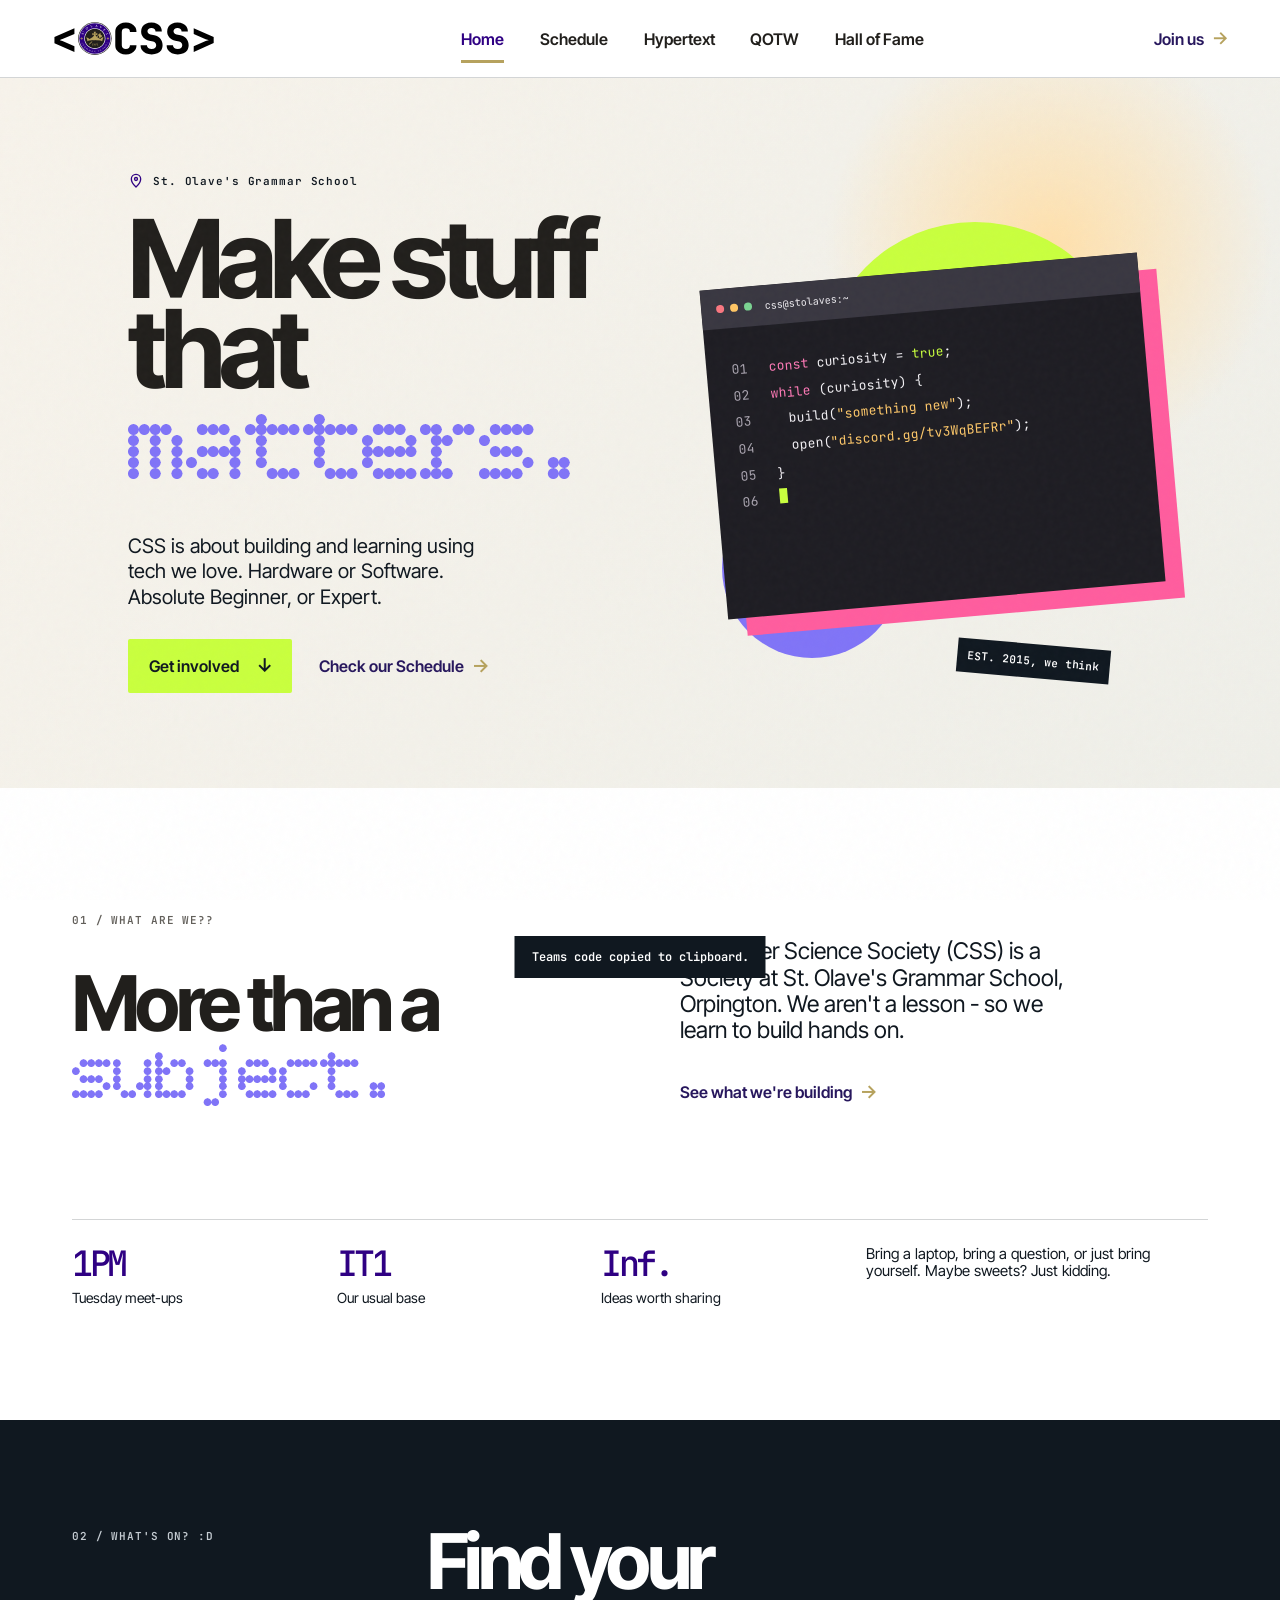
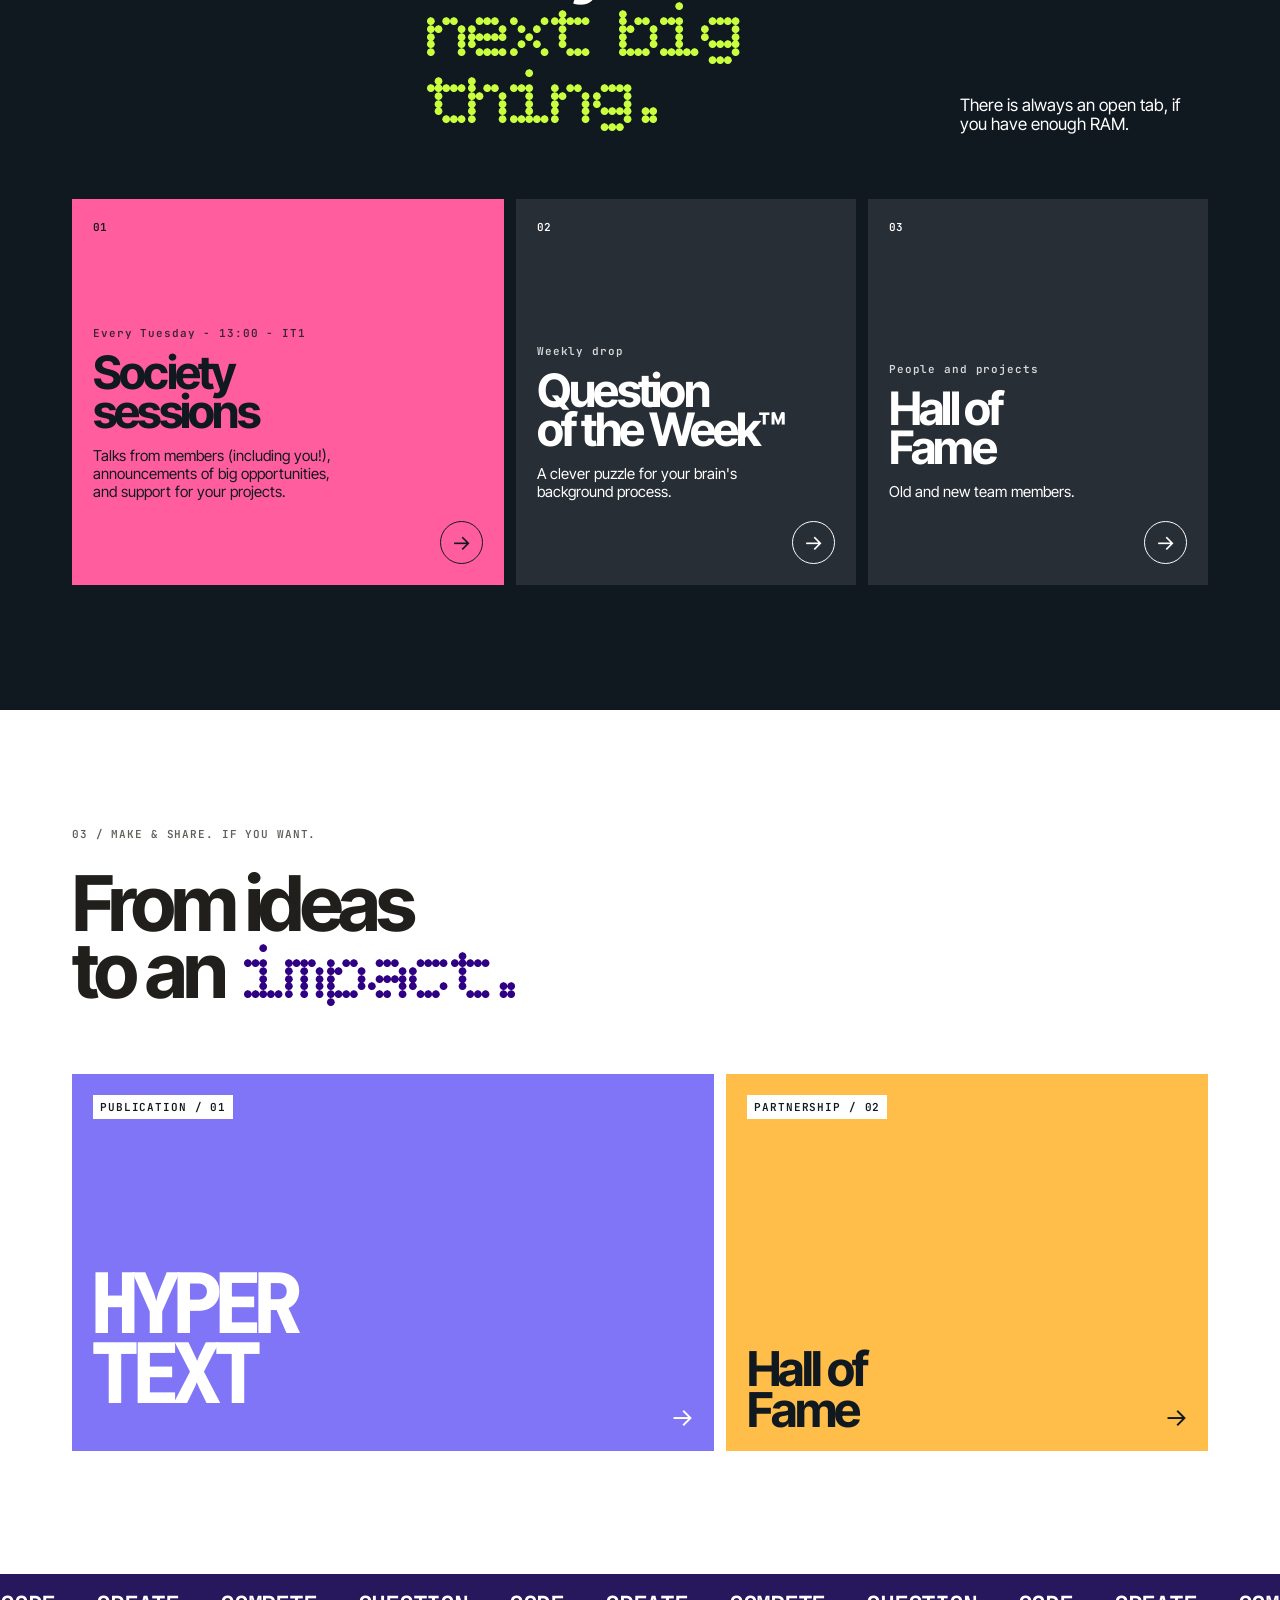
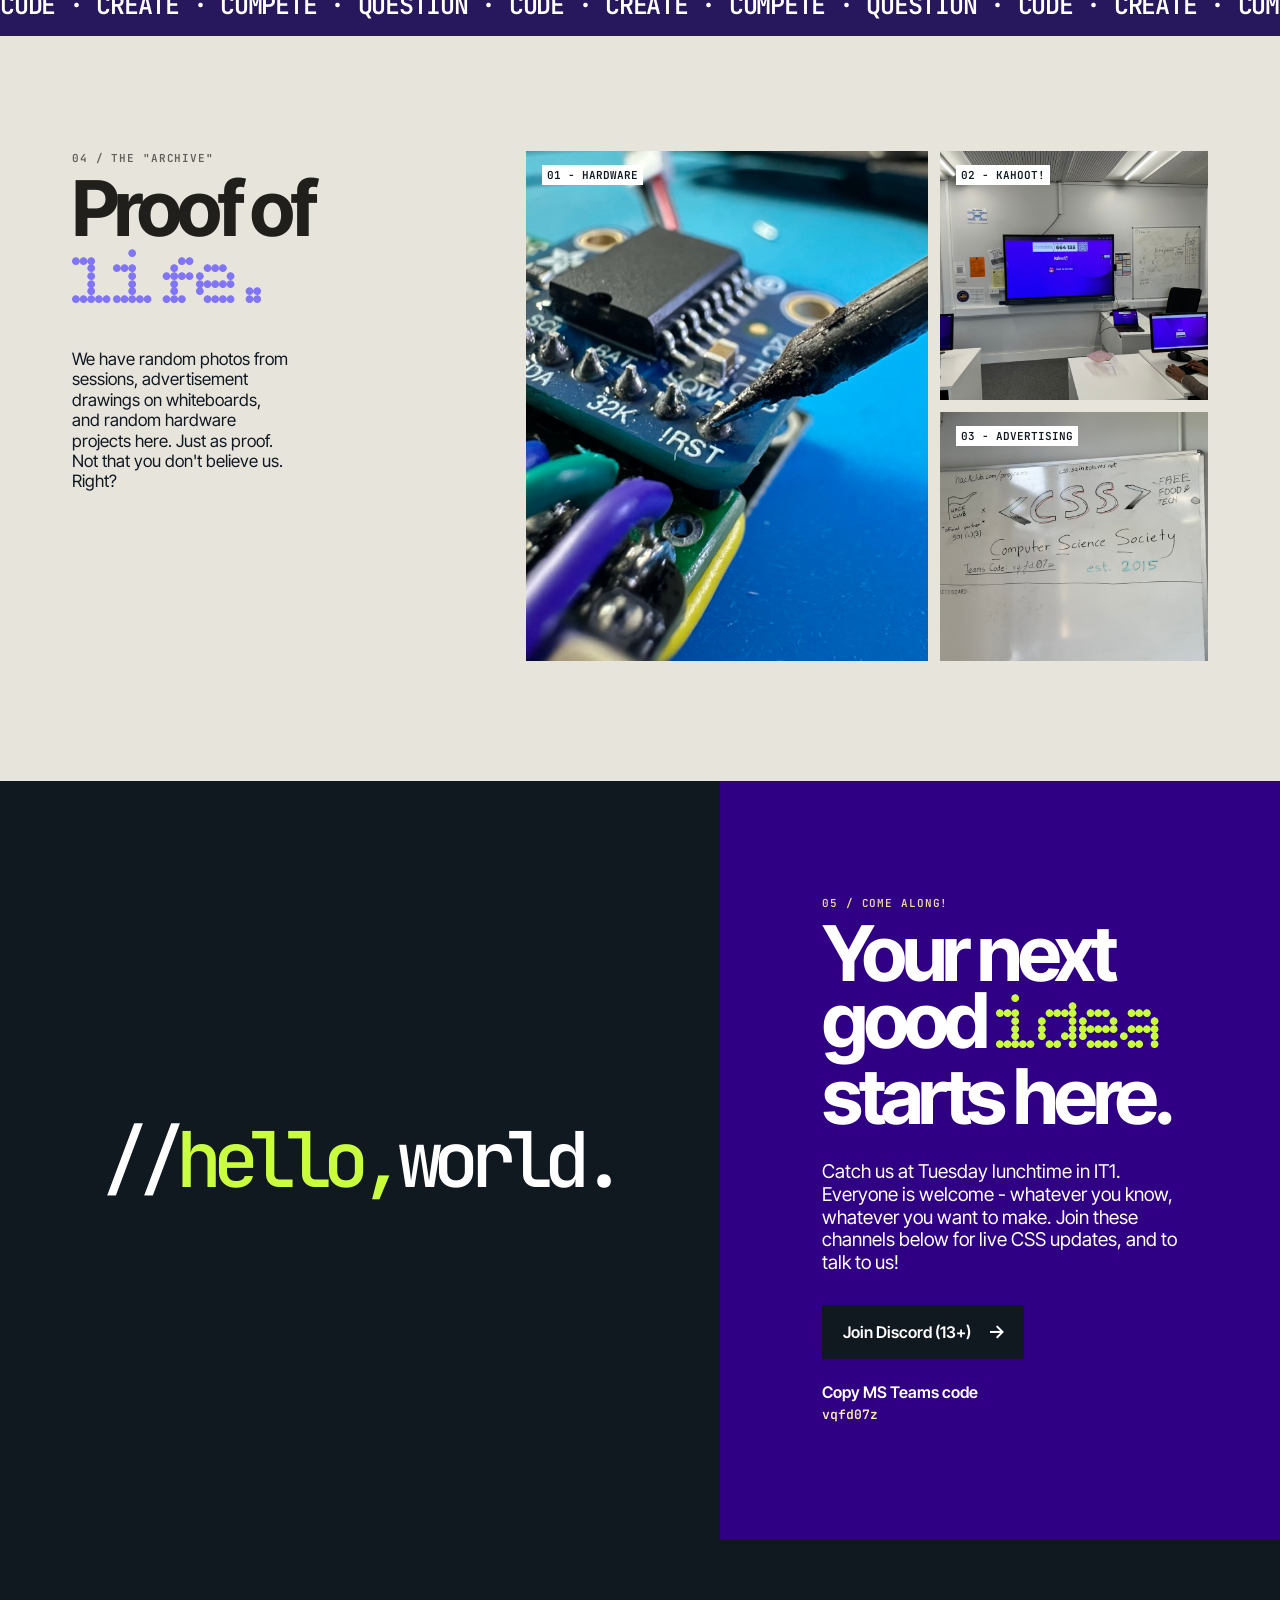
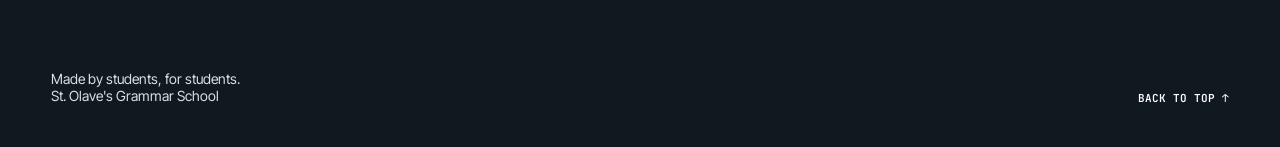
<file: index.html>
<!doctype html>
<html lang="en-GB"> <!-- only use beautiful british english and destroy the barbaric americans -->
<!-- they put all of our tea in the atlantic :( -->
<head>
  <meta charset="UTF-8">
  <meta name="viewport" content="width=device-width, initial-scale=1.0">
  <meta name="description" content="St. Olave's Grammar School Computer Science Society — learn, build and compete.">
  <title>Computer Science Society — St. Olave's</title>
  <link rel="preconnect" href="https://fonts.googleapis.com">
  <link rel="preconnect" href="https://fonts.gstatic.com" crossorigin>
  <link
    href="https://fonts.googleapis.com/css2?family=Inter+Tight:ital,wght@0,400;0,500;0,600;0,700;0,800;1,400;1,600&family=Bitcount+Single:wght@400&family=JetBrains+Mono:wght@400;500;600&display=swap"
    rel="stylesheet">
  <link rel="stylesheet" href="style.css">
</head>

<body>
  <div class="noise" aria-hidden="true"></div>
  <header id="top" class="site-header">
    <a class="brand" href="./" aria-label="St. Olave's Computer Science Society home"><img src="Assets/Logo.svg"
        alt="St. Olave's Computer Science Society"></a>
    <nav class="desktop-nav" aria-label="Main navigation">
      <a href="./" aria-current="page">Home</a><a href="schedule">Schedule</a><a href="hypertext">Hypertext</a><a
        href="qotw">QOTW</a><a href="hall-of-fame">Hall of Fame</a>
    </nav>
    <a class="header-cta" href="#join">Join us <span>→</span></a>
    <button class="menu-button" type="button" aria-label="Open navigation" aria-expanded="false"><i></i><i></i></button>
  </header>
  <main>
    <section class="hero" aria-labelledby="hero-title">
      <div class="hero-copy">
        <p class="eyebrow"><svg class="location-pin" viewBox="0 0 24 24" aria-hidden="true">
            <path d="M12 21s7-6.1 7-12A7 7 0 0 0 5 9c0 5.9 7 12 7 12Z"></path>
            <circle cx="12" cy="9" r="2.25"></circle>
          </svg> St. Olave's Grammar School</p>
        <h1 id="hero-title">Make stuff<br>that &nbsp;<em>matters.</em></h1>
        <p class="hero-text">CSS is about building and learning using tech we love. Hardware or Software. Absolute
          Beginner, or Expert.</p>
        <div class="hero-actions"><a class="button button-acid" href="#join">Get involved <span>↓</span></a><a
            class="text-link" href="schedule"><span class="link-label">Check our Schedule</span><span class="link-icon"
              aria-hidden="true">→</span></a></div>
      </div>
      <div class="hero-art" aria-label="Decorative computer science terminal illustration">
        <div class="orb orb-one"></div>
        <div class="orb orb-two"></div>
        <div class="window">
          <div class="window-bar"><span></span><span></span><span></span><small>css@stolaves:~</small></div>
          <div class="code-lines">
            <p><b>01</b> <span class="code-pink">const</span> curiosity = <span class="code-lime">true</span>;</p>
            <p><b>02</b> <span class="code-pink">while</span> (curiosity) {</p>
            <p><b>03</b> &nbsp;&nbsp;build(<span class="code-amber">"something new"</span>);</p>
            <p><b>04</b> &nbsp;&nbsp;open(<span class="code-amber">"discord.gg/tv3WqBEFRr"</span>);</p>
            <p><b>05</b> }</p>
            <p class="typing"><b>06</b> <span></span></p>
          </div>
        </div>
        <div class="sticker sticker-tag">EST. 2015, we think</div>
      </div>
    </section>
    <section id="about" class="intro section-wrap">
      <p class="section-index">01 / WHAT ARE WE??</p>
      <div class="intro-grid">
        <h2>More than a<br><em>subject.</em></h2>
        <div>
          <p class="large-copy">Computer Science Society (CSS) is a Society at St. Olave's Grammar School, Orpington. We
            aren't a lesson - so we learn to build hands on.</p><a class="arrow-link" href="#whatson"><span
              class="link-label">See what we're building</span><span class="link-icon" aria-hidden="true">→</span></a>
        </div>
      </div>
      <div class="stat-row">
        <div><strong>1PM</strong><span>Tuesday meet-ups</span></div>
        <div><strong>IT1</strong><span>Our usual base</span></div>
        <div><strong>Inf.</strong><span>Ideas worth sharing</span></div>
        <p>Bring a laptop, bring a question, or just bring yourself. Maybe sweets? Just kidding.</p>
      </div>
    </section>
    <section id="whatson" class="programme">
      <div class="section-wrap">
        <div class="section-heading">
          <p class="section-index">02 / WHAT'S ON? :D</p>
          <h2>Find your<br><em>next big thing.</em></h2>
          <p>There is always an open tab, if you have enough RAM.</p>
        </div>
        <div class="event-list">
          <article class="event-card featured">
            <div class="event-number">01</div>
            <div class="event-info">
              <p class="event-label">Every Tuesday - 13:00 - IT1</p>
              <h3>Society<br>sessions</h3>
              <p>Talks from members (including you!), announcements of big opportunities, and support for your projects.
              </p>
            </div><a href="schedule" class="round-arrow" aria-label="View the schedule">→</a>
          </article>
          <article class="event-card">
            <div class="event-number">02</div>
            <div class="event-info">
              <p class="event-label">Weekly drop</p>
              <h3>Question<br>of the Week™</h3>
              <p>A clever puzzle for your brain's background process.</p>
            </div><a href="qotw" class="round-arrow" aria-label="Open Question of the Week">→</a>
          </article>
          <article class="event-card">
            <div class="event-number">03</div>
            <div class="event-info">
              <p class="event-label">People and projects</p>
              <h3>Hall of<br>Fame</h3>
              <p>Old and new team members.</p>
            </div><a href="hall-of-fame" class="round-arrow" aria-label="View the Hall of Fame">→</a>
          </article>
        </div>
      </div>
    </section>
    <section class="projects section-wrap">
      <div class="section-heading projects-heading">
        <p class="section-index">03 / MAKE &amp; SHARE. IF YOU WANT.</p>
        <h2>From ideas<br>to an &nbsp;<em>impact.</em></h2>
      </div>
      <div class="project-grid project-grid-two"><a class="project-card hypertext" href="hypertext"><span
            class="project-type">PUBLICATION / 01</span>
          <div class="pixel-word">HYPER<br>TEXT</div><span class="project-arrow">→</span>
        </a><a class="project-card fame" href="hack-club"><span class="project-type">PARTNERSHIP / 02</span>
          <h3>Hall of<br>Fame</h3><span class="project-arrow">→</span>
        </a></div>
    </section>
    <section id="moments" class="marquee-section">
      <div class="marquee" role="img" aria-label="Code, create, compete, question">
        <div class="marquee-track">
          <div class="marquee-group"><span class="marquee-item">CODE · CREATE · COMPETE · QUESTION ·&nbsp;</span></div>
          <div class="marquee-group" aria-hidden="true"></div>
        </div>
      </div>
      <div class="gallery section-wrap">
        <div class="gallery-intro">
          <p class="section-index">04 / THE "ARCHIVE"</p>
          <h2>Proof of<br><em>life.</em></h2>
          <p>We have random photos from sessions, advertisement drawings on whiteboards, and random hardware projects
            here. Just as proof. Not that you don't believe us. Right?</p>
        </div>
        <div class="photo-grid">
          <figure class="photo photo-a"><span>01 - HARDWARE</span><img src="Assets/ProofOfLife/Image1.jpg"
              alt="Computer Science Society information drawn on the IT classroom whiteboard."></figure>
          <figure class="photo photo-b"><span>02 - KAHOOT!</span><img src="Assets/ProofOfLife/Image2.jpg"
              alt="A Computer Science Society Kahoot session in the IT classroom."></figure>
          <figure class="photo photo-c"><span>03 - ADVERTISING</span><img src="Assets/ProofOfLife/Image3.jpg"
              alt="A close-up of an electronics project being soldered."></figure>
        </div>
      </div>
    </section>
    <section id="join" class="join">
      <div class="join-art">// <span>hello,</span> world.</div>
      <div class="join-copy">
        <p class="section-index">05 / COME ALONG!</p>
        <h2>Your next<br>good <em>idea</em><br>starts here.</h2>
        <p>Catch us at Tuesday lunchtime in IT1. Everyone is welcome - whatever you know, whatever you want to make.
          Join these channels below for live CSS updates, and to talk to us!</p>
        <div class="join-actions"><a class="button button-dark" href="https://discord.com/invite/tv3WqBEFRr"
            target="_blank" rel="noopener">Join Discord (13+)<span>→</span></a><button class="teams-button"
            type="button">Copy MS Teams code <b>vqfd07z</b></button></div>
      </div>
    </section>
  </main>
  <footer class="site-footer">
    <p>Made by students, for students.<br>St. Olave's Grammar School</p><a href="#top" class="back-top">BACK TO TOP
      ↑</a>
  </footer>
  <div class="toast" role="status" aria-live="polite">Teams code copied to clipboard.</div>
  <script src="script.js"></script>
</body>

</html>
</file>
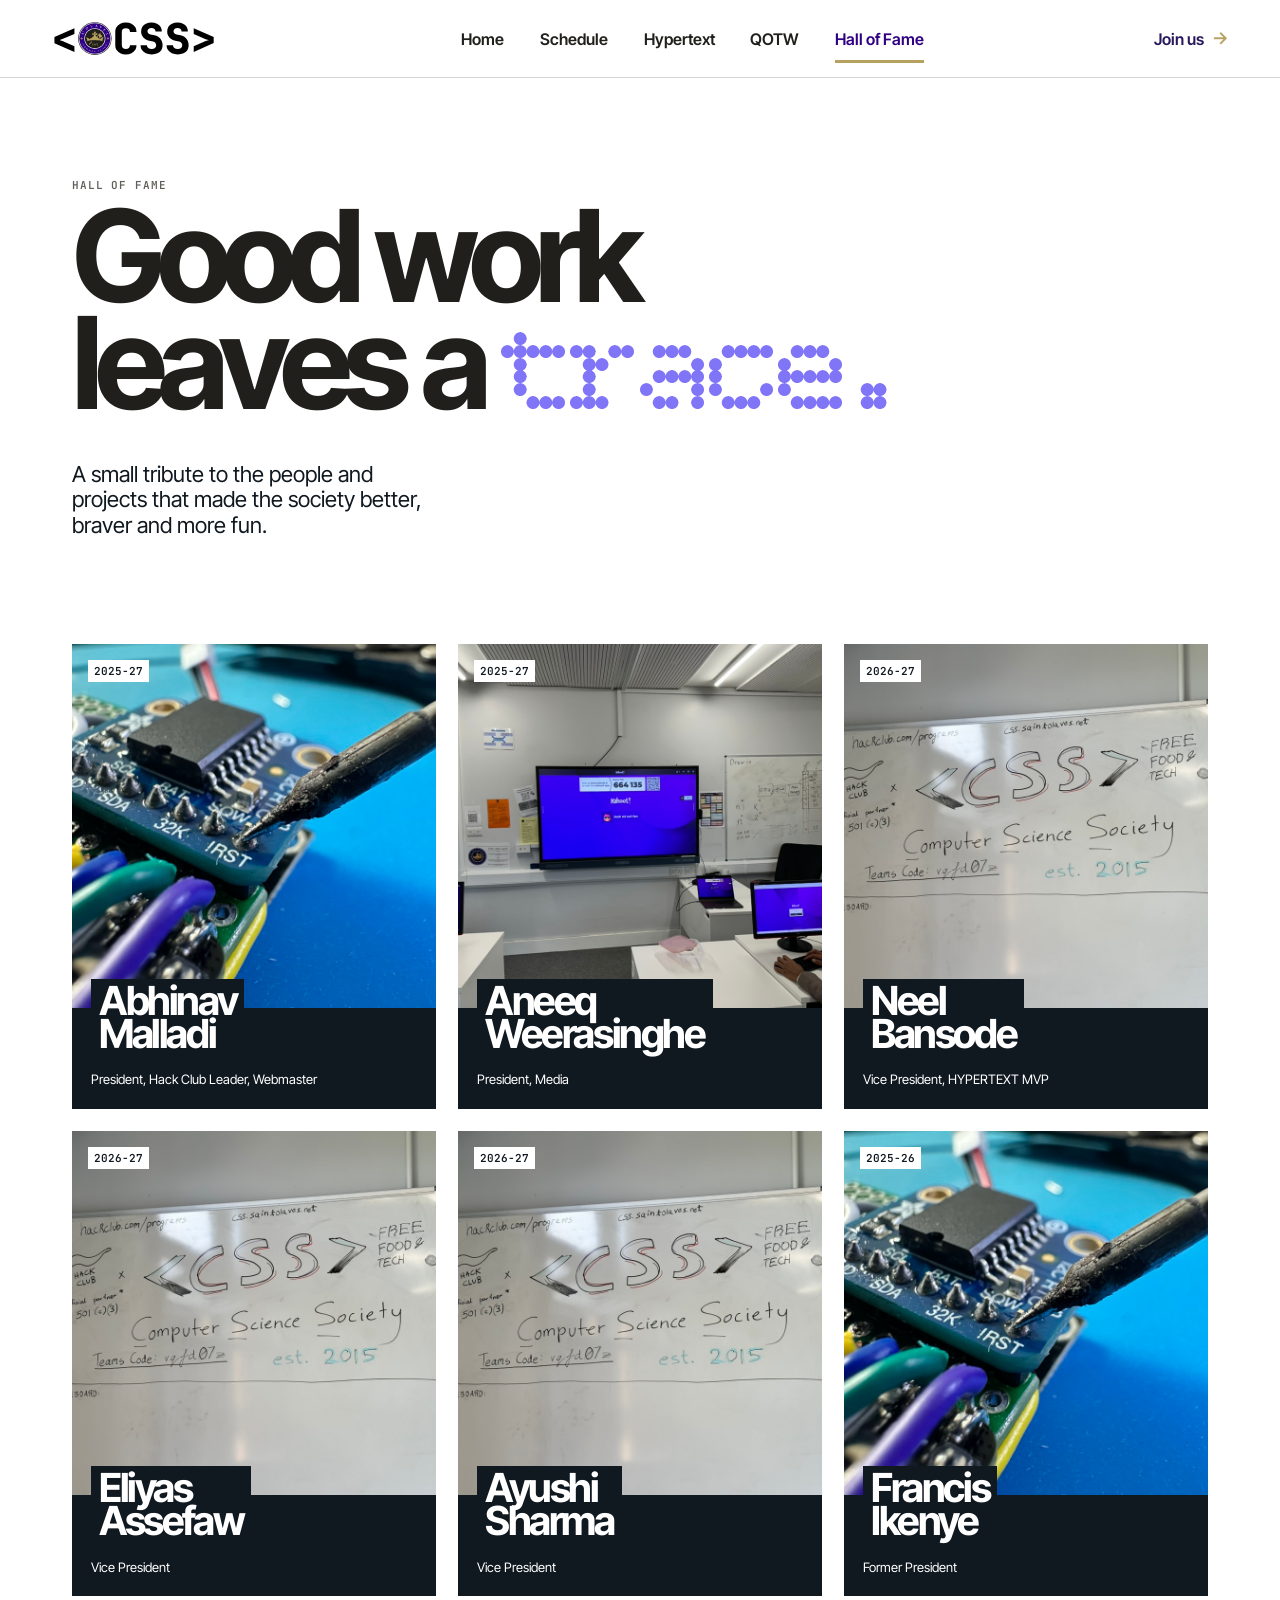
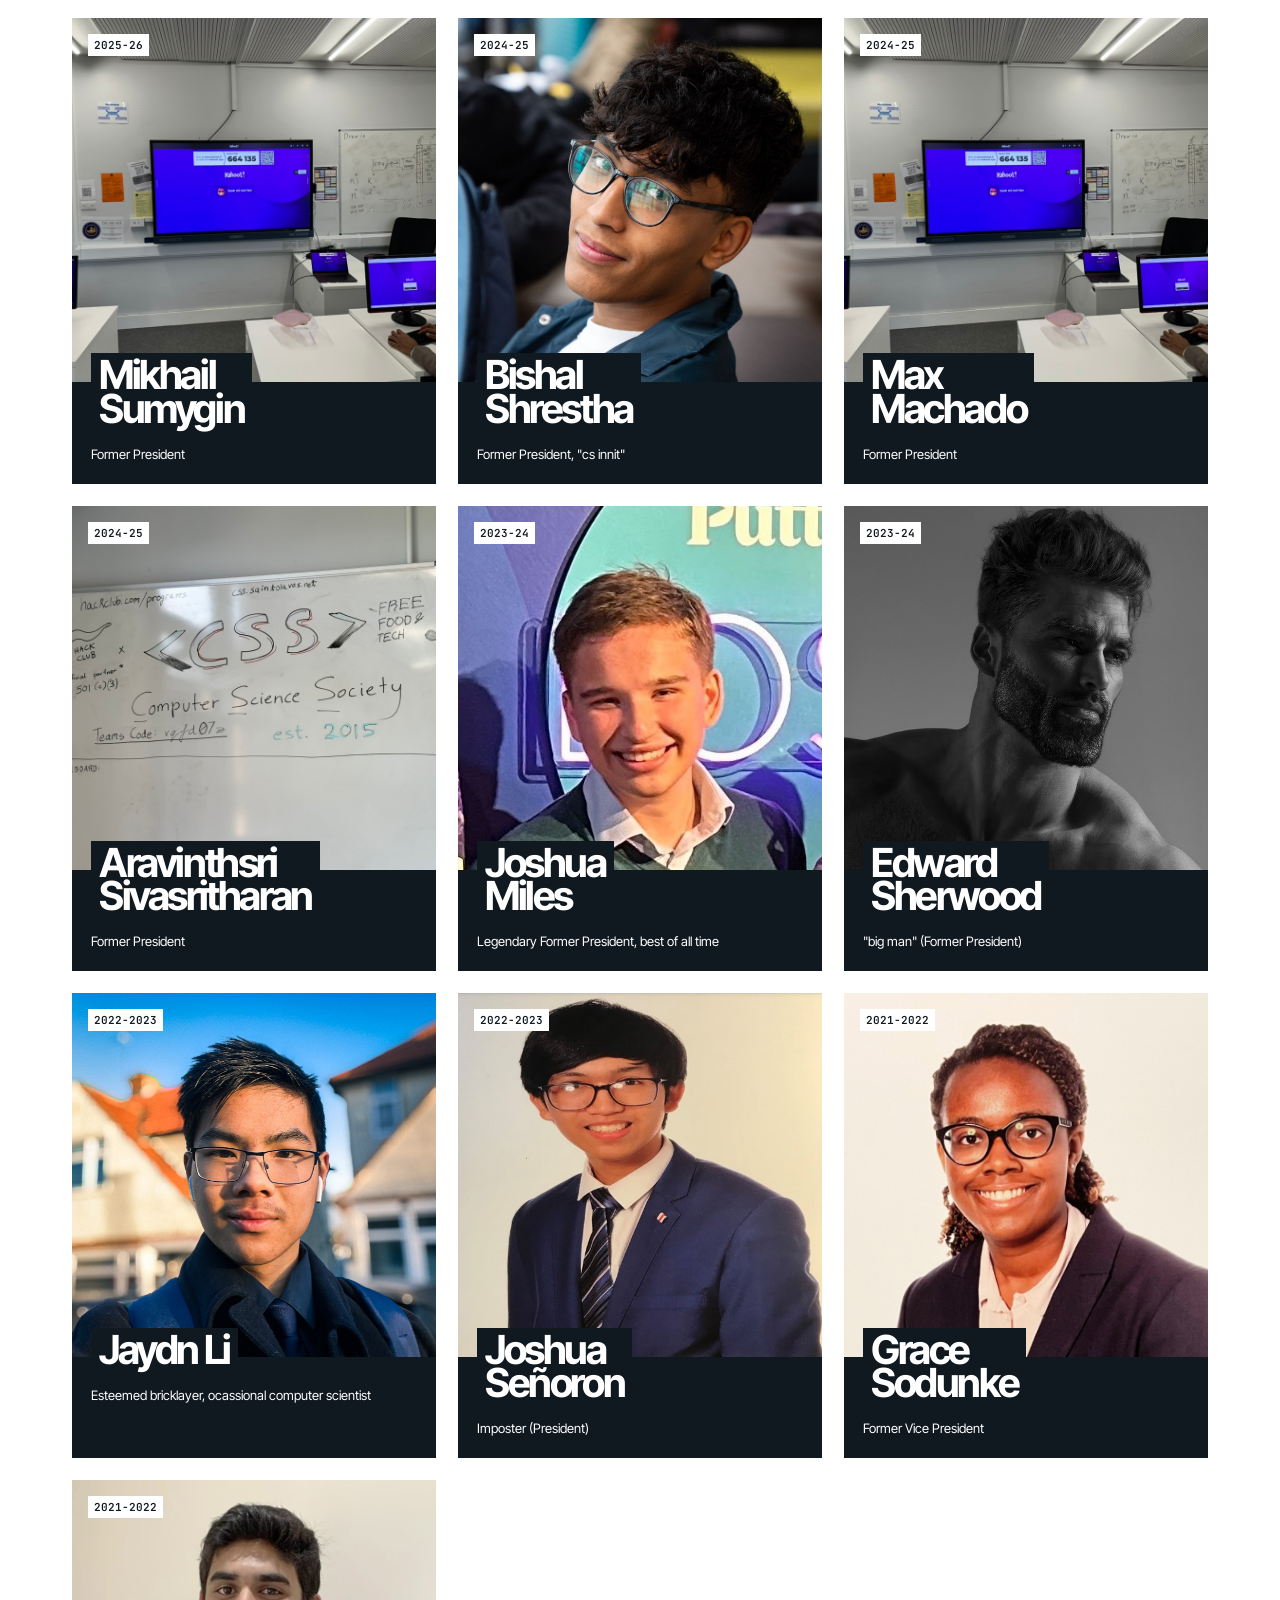
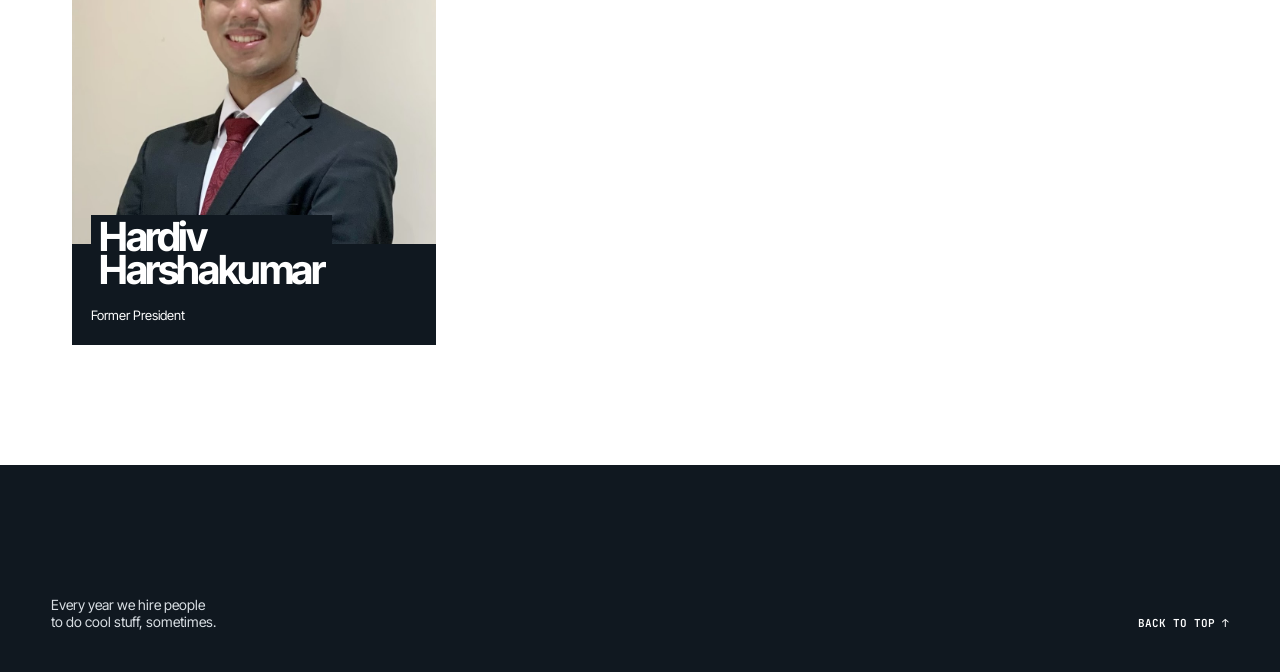
<file: hall-of-fame.html>
<!doctype html>
<html lang="en-GB"> <!-- only use beautiful british english and destroy the barbaric americans -->

<head>
  <meta charset="UTF-8">
  <meta name="viewport" content="width=device-width, initial-scale=1.0">
  <meta name="description" content="Hall Of Fame, containing past St. Olave's Computer Science Society Leadership.">
  <title>Hall of Fame — Olaves CSS</title>
  <link rel="preconnect" href="https://fonts.googleapis.com">
  <link rel="preconnect" href="https://fonts.gstatic.com" crossorigin>
  <link
    href="https://fonts.googleapis.com/css2?family=Inter+Tight:ital,wght@0,400;0,500;0,600;0,700;0,800;1,400;1,600&family=Bitcount+Single:wght@400&family=JetBrains+Mono:wght@400;500;600&display=swap"
    rel="stylesheet">
  <link rel="stylesheet" href="style.css">
</head>

<body>
  <header id="top" class="site-header">
    <a class="brand" href="./"><img src="Assets/Logo.svg" alt="St. Olave's Computer Science Society"></a>
    <nav class="desktop-nav" aria-label="Main navigation"><a href="./">Home</a><a href="schedule">Schedule</a><a
        href="hypertext">Hypertext</a><a href="qotw">QOTW</a><a href="hall-of-fame" aria-current="page">Hall of Fame</a>
    </nav>
    <a class="header-cta" href="./#join">Join us <span>→</span></a><button class="menu-button" type="button"
      aria-label="Open navigation" aria-expanded="false"><i></i><i></i></button>
  </header>
  <main>
    <section class="fame-hero section-wrap">
      <p class="section-index">HALL OF FAME</p>
      <h1>Good work<br>leaves a <em>trace.</em></h1>
      <p>A small tribute to the people and projects that made the society better, braver and more fun.</p>
    </section>
    <section class="fame-list section-wrap">

      <!-- 2026-27 -->
      <article><span>2025-27</span>
        <img class="fame-image" src="Assets/ProofOfLife/Image1.jpg" alt="">
        <h2>Abhinav<br>Malladi</h2>
        <p>President, Hack Club Leader, Webmaster</p>
      </article>
      <article><span>2025-27</span>
        <img class="fame-image" src="Assets/ProofOfLife/Image2.jpg" alt="">
        <h2>Aneeq<br>Weerasinghe</h2>
        <p>President, Media</p>
      </article>
      <article><span>2026-27</span>
        <img class="fame-image" src="Assets/ProofOfLife/Image3.jpg" alt="">
        <h2>Neel<br>Bansode</h2>
        <p>Vice President, HYPERTEXT MVP</p>
      </article>
      <article><span>2026-27</span>
        <img class="fame-image" src="Assets/ProofOfLife/Image3.jpg" alt="">
        <h2>Eliyas<br>Assefaw</h2>
        <p>Vice President</p>
      </article>
      <article><span>2026-27</span>
        <img class="fame-image" src="Assets/ProofOfLife/Image3.jpg" alt="">
        <h2>Ayushi<br>Sharma</h2>
        <p>Vice President</p>
      </article>

      <!-- 2025-26 -->
      <article><span>2025-26</span>
        <img class="fame-image" src="Assets/ProofOfLife/Image1.jpg" alt="">
        <h2>Francis<br>Ikenye</h2>
        <p>Former President</p>
      </article>
      <article><span>2025-26</span>
        <img class="fame-image" src="Assets/ProofOfLife/Image2.jpg" alt="">
        <h2>Mikhail<br>Sumygin</h2>
        <p>Former President</p>
      </article>

      <!-- 2024-25 -->
      <article><span>2024-25</span>
        <img class="fame-image" src="Assets/HallOfFame/BishalShrestha.png" alt="Bishal Shrestha">
        <h2>Bishal<br>Shrestha</h2>
        <p>Former President, "cs innit"</p>
      </article>
      <article><span>2024-25</span>
        <img class="fame-image" src="Assets/ProofOfLife/Image2.jpg" alt="">
        <h2>Max<br>Machado</h2>
        <p>Former President</p>
      </article>
      <article><span>2024-25</span>
        <img class="fame-image" src="Assets/ProofOfLife/Image3.jpg" alt="">
        <h2>Aravinthsri<br>Sivasritharan</h2>
        <p>Former President</p>
      </article>

      <!-- 2023-24 -->
      <article><span>2023-24</span>
        <img class="fame-image" src="Assets/HallOfFame/JoshuaMiles.png" alt="Joshua Miles">
        <h2>Joshua<br>Miles</h2>
        <p>Legendary Former President, best of all time</p>
      </article>
      <article><span>2023-24</span>
        <img class="fame-image" src="Assets/HallOfFame/EdwardSherwood.png" alt="Edward Sherwood">
        <h2>Edward<br>Sherwood</h2>
        <p>"big man" (Former President)</p>
      </article>

      <!-- 2022-23 -->
      <article><span>2022-2023</span>
        <img class="fame-image" src="Assets/HallOfFame/JaydnLi.png" alt="Jaydn Li">
        <h2>Jaydn Li</h2>
        <p>Esteemed bricklayer, ocassional computer scientist</p>
      </article>
      <article><span>2022-2023</span>
        <img class="fame-image" src="Assets/HallOfFame/JoshuaSenoron.png" alt="Joshua Señoron">
        <h2>Joshua<br>Señoron</h2>
        <p>Imposter (President)</p>
      </article>

      <!-- 2021-22 -->
      <article><span>2021-2022</span>
        <img class="fame-image" src="Assets/HallOfFame/GraceSodunke.png" alt="Grace Sodunke">
        <h2>Grace<br>Sodunke</h2>
        <p>Former Vice President</p>
      </article>
      <article><span>2021-2022</span>
        <img class="fame-image" src="Assets/HallOfFame/HardivHarshakumar.png" alt="Hardiv Harshakumar">
        <h2>Hardiv<br>Harshakumar</h2>
        <p>Former President</p>
      </article>
      
    </section>
  </main>
  <footer class="site-footer">
    <p>Every year we hire people<br>to do cool stuff, sometimes.</p><a href="#top" class="back-top">BACK TO TOP ↑</a>
  </footer>
  <script src="script.js"></script>
</body>

</html>
</file>
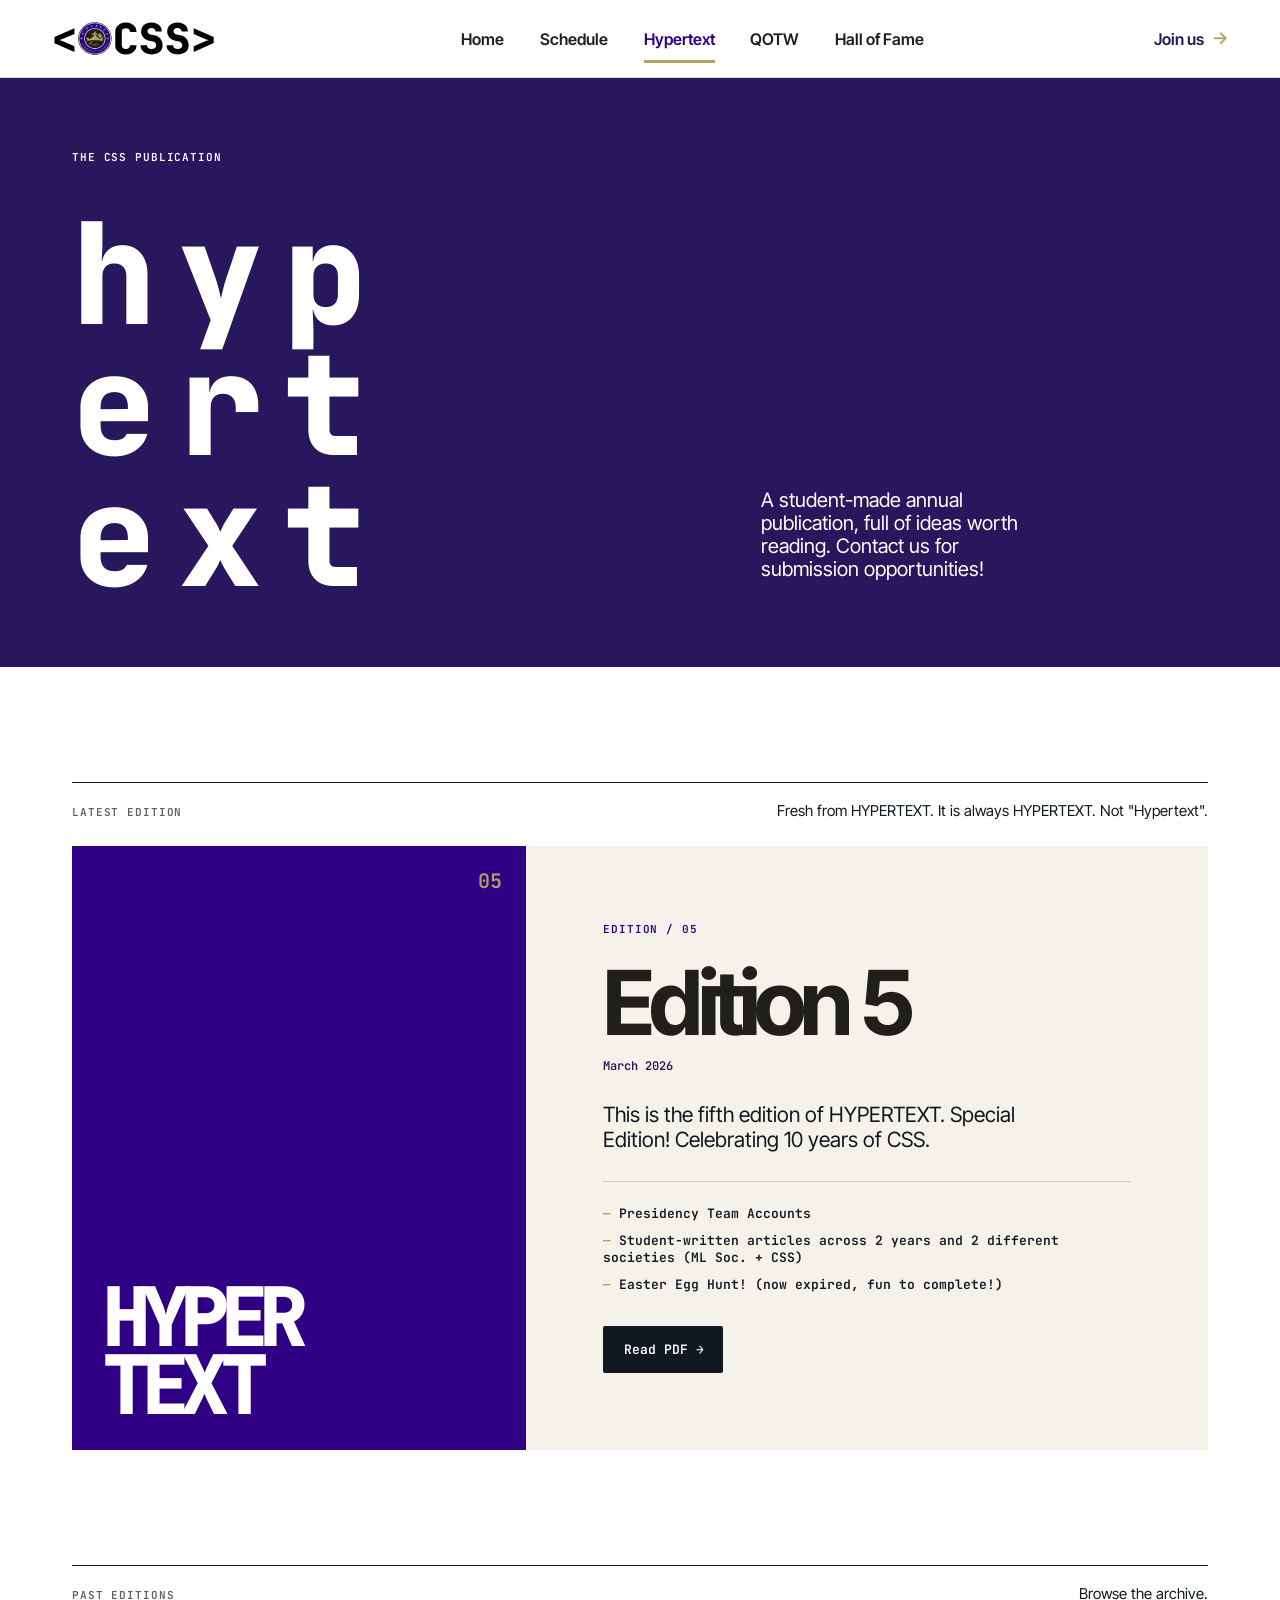
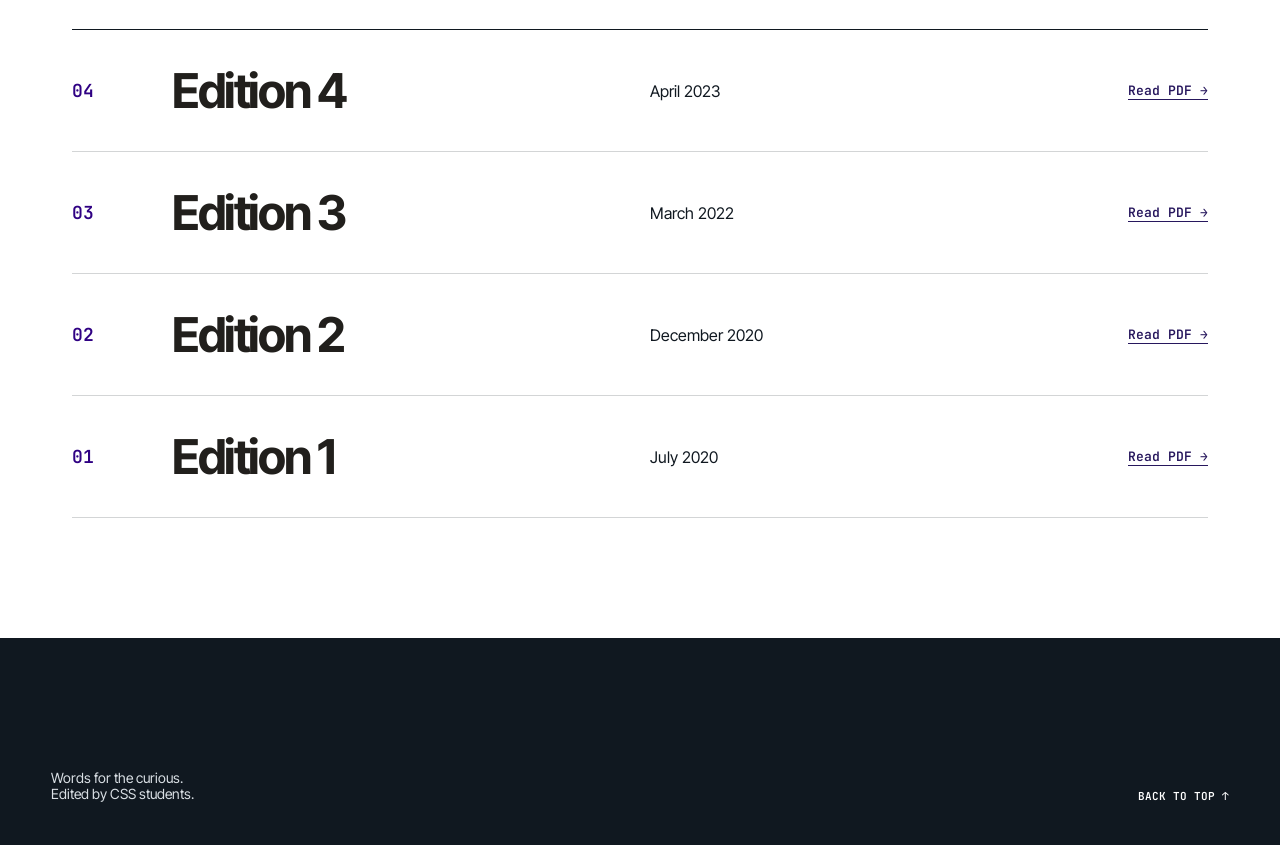
<file: hypertext.html>
<!doctype html>
<html lang="en-GB"> <!-- only use beautiful british english and destroy the barbaric americans -->

<head>
  <meta charset="UTF-8">
  <meta name="viewport" content="width=device-width, initial-scale=1.0">
  <meta name="description" content="HYPERTEXT, the publication of the St. Olave's Computer Science Society.">
  <title>Hypertext — Olaves CSS</title>
  <link rel="preconnect" href="https://fonts.googleapis.com">
  <link rel="preconnect" href="https://fonts.gstatic.com" crossorigin>
  <link
    href="https://fonts.googleapis.com/css2?family=Inter+Tight:ital,wght@0,400;0,500;0,600;0,700;0,800;1,400;1,600&family=Bitcount+Single:wght@400&family=JetBrains+Mono:wght@400;500;600&display=swap"
    rel="stylesheet">
  <link rel="stylesheet" href="style.css">
</head>

<body>
  <header id="top" class="site-header">
    <a class="brand" href="./"><img src="Assets/Logo.svg" alt="St. Olave's Computer Science Society"></a>
    <nav class="desktop-nav" aria-label="Main navigation"><a href="./">Home</a><a href="schedule">Schedule</a><a
        href="hypertext" aria-current="page">Hypertext</a><a href="qotw">QOTW</a><a href="hall-of-fame">Hall of Fame</a>
    </nav>
    <a class="header-cta" href="./#join">Join us <span>→</span></a><button class="menu-button" type="button"
      aria-label="Open navigation" aria-expanded="false"><i></i><i></i></button>
  </header>

  <main class="hypertext-main">
    <section class="hyper-hero" aria-labelledby="hypertext-label">
      <p id="hypertext-label" class="section-index">THE CSS PUBLICATION</p>
      <h1 class="sr-only">Hypertext</h1>
      <div class="hyper-motif" role="img" aria-label="hypertext">
        <span>h</span><span>y</span><span>p</span><span>e</span><span>r</span><span>t</span><span>e</span><span>x</span><span>t</span>
      </div>
      <p class="hyper-tagline">A student-made annual publication, full of ideas worth reading. Contact us for submission opportunities!</p>
    </section>

    <section class="latest-section section-wrap" aria-labelledby="latest-heading">
      <div class="edition-heading">
        <p id="latest-heading" class="section-index">LATEST EDITION</p>
        <p>Fresh from HYPERTEXT. It is always HYPERTEXT. Not "Hypertext".</p>
      </div>
      <article id="latest-edition" class="latest-edition" aria-live="polite">
        <p class="data-status">Loading latest edition…</p>
      </article>
    </section>

    <section class="past-editions section-wrap" aria-labelledby="past-editions-heading">
      <div class="edition-heading">
        <p id="past-editions-heading" class="section-index">PAST EDITIONS</p>
        <p>Browse the archive.</p>
      </div>
      <div id="past-editions-list" class="editions-list" aria-live="polite"></div>
    </section>
  </main>

  <footer class="site-footer">
    <p>Words for the curious.<br>Edited by CSS students.</p><a href="#top" class="back-top">BACK TO TOP ↑</a>
  </footer>
  <script src="script.js"></script>
  <script src="hypertext.js"></script>
</body>

</html>
</file>
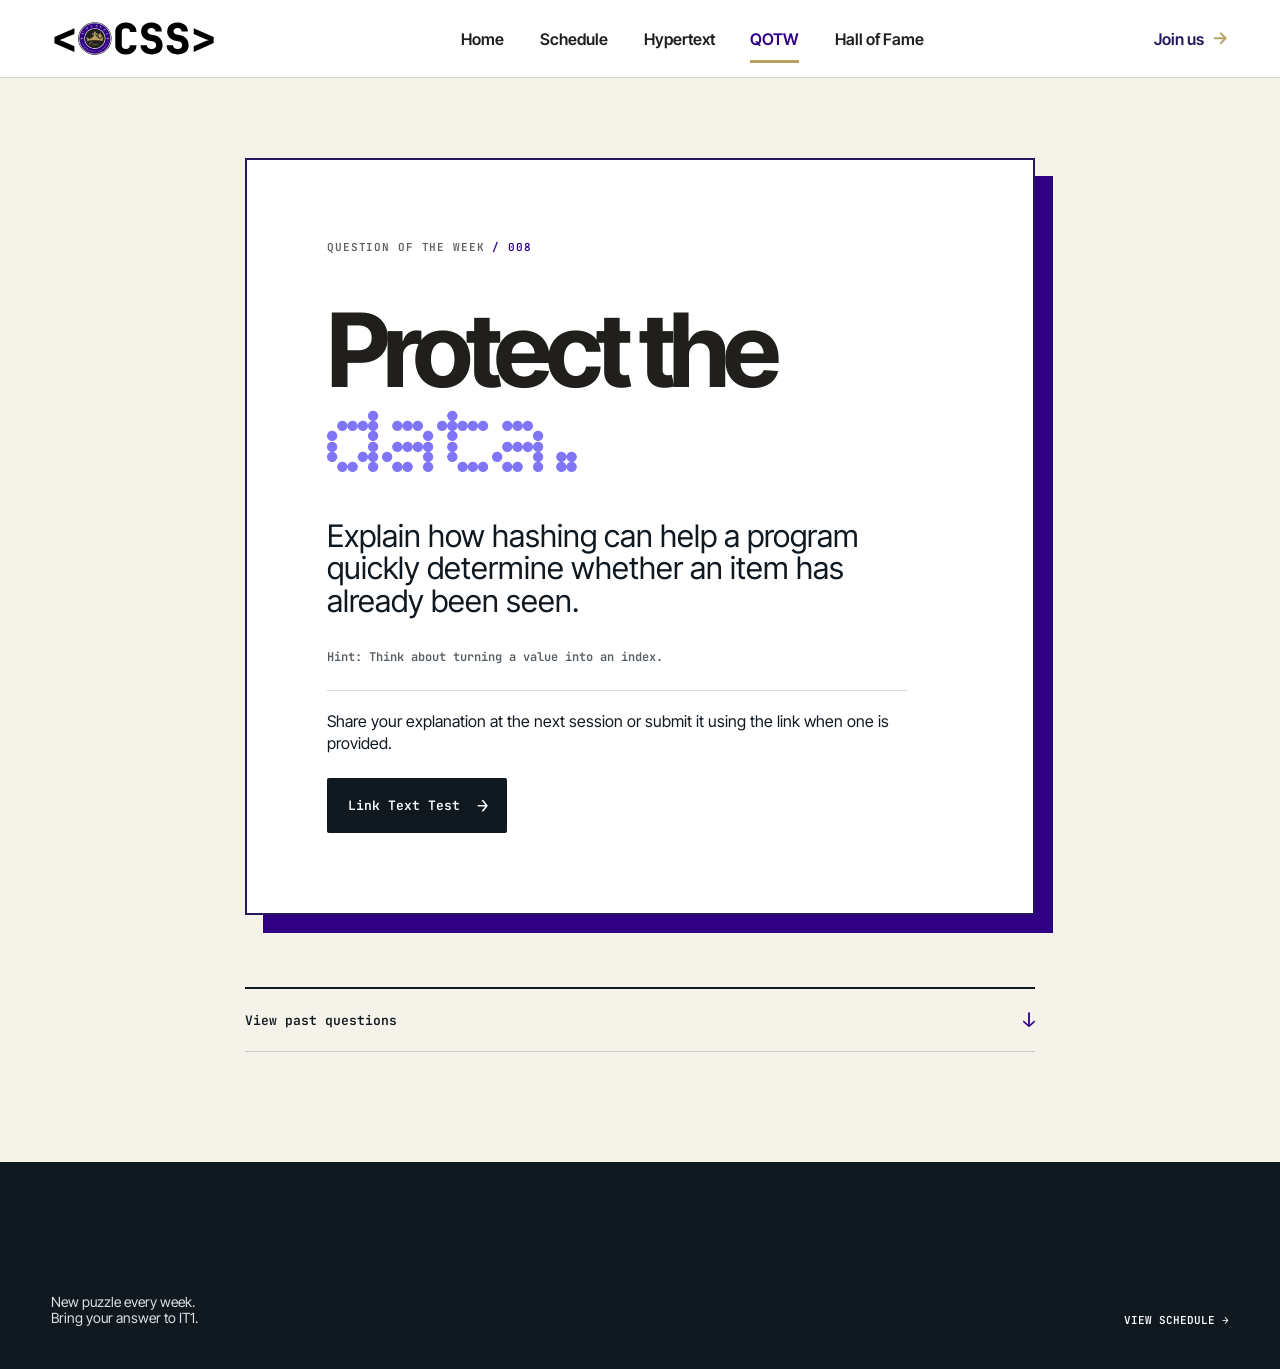
<file: qotw.html>
<!doctype html>
<html lang="en-GB"> <!-- only use beautiful british english and destroy the barbaric americans -->

<head>
  <meta charset="UTF-8">
  <meta name="viewport" content="width=device-width, initial-scale=1.0">
  <title>Question of the Week — Olaves CSS</title>
  <link rel="preconnect" href="https://fonts.googleapis.com">
  <link rel="preconnect" href="https://fonts.gstatic.com" crossorigin>
  <link
    href="https://fonts.googleapis.com/css2?family=Inter+Tight:ital,wght@0,400;0,500;0,600;0,700;0,800;1,400;1,600&family=Bitcount+Single:wght@400&family=JetBrains+Mono:wght@400;500;600&display=swap"
    rel="stylesheet">
  <link rel="stylesheet" href="style.css">
</head>

<body>
  <header id="top" class="site-header">
    <a class="brand" href="./"><img src="Assets/Logo.svg" alt="St. Olave's Computer Science Society"></a>
    <nav class="desktop-nav" aria-label="Main navigation"><a href="./">Home</a><a href="schedule">Schedule</a><a
        href="hypertext">Hypertext</a><a href="qotw" aria-current="page">QOTW</a><a href="hall-of-fame">Hall of Fame</a>
    </nav>
    <a class="header-cta" href="./#join">Join us <span>→</span></a><button class="menu-button" type="button"
      aria-label="Open navigation" aria-expanded="false"><i></i><i></i></button>
  </header>
  <main class="qotw-main">
    <section id="qotw-card" class="question-card" aria-live="polite">
      <p class="data-status">Loading this week's question…</p>
    </section>
    <section class="qotw-archive" aria-labelledby="past-questions-heading">
      <button id="past-questions-toggle" class="past-toggle" type="button" aria-expanded="false"
        aria-controls="past-questions">
        <span id="past-questions-heading">View past questions</span><b>↓</b>
      </button>
      <div id="past-questions" class="past-questions" hidden></div>
    </section>
  </main>
  <footer class="site-footer">
    <p>New puzzle every week.<br>Bring your answer to IT1.</p><a href="schedule" class="back-top">VIEW SCHEDULE →</a>
  </footer>
  <script src="script.js"></script>
</body>

</html>
</file>
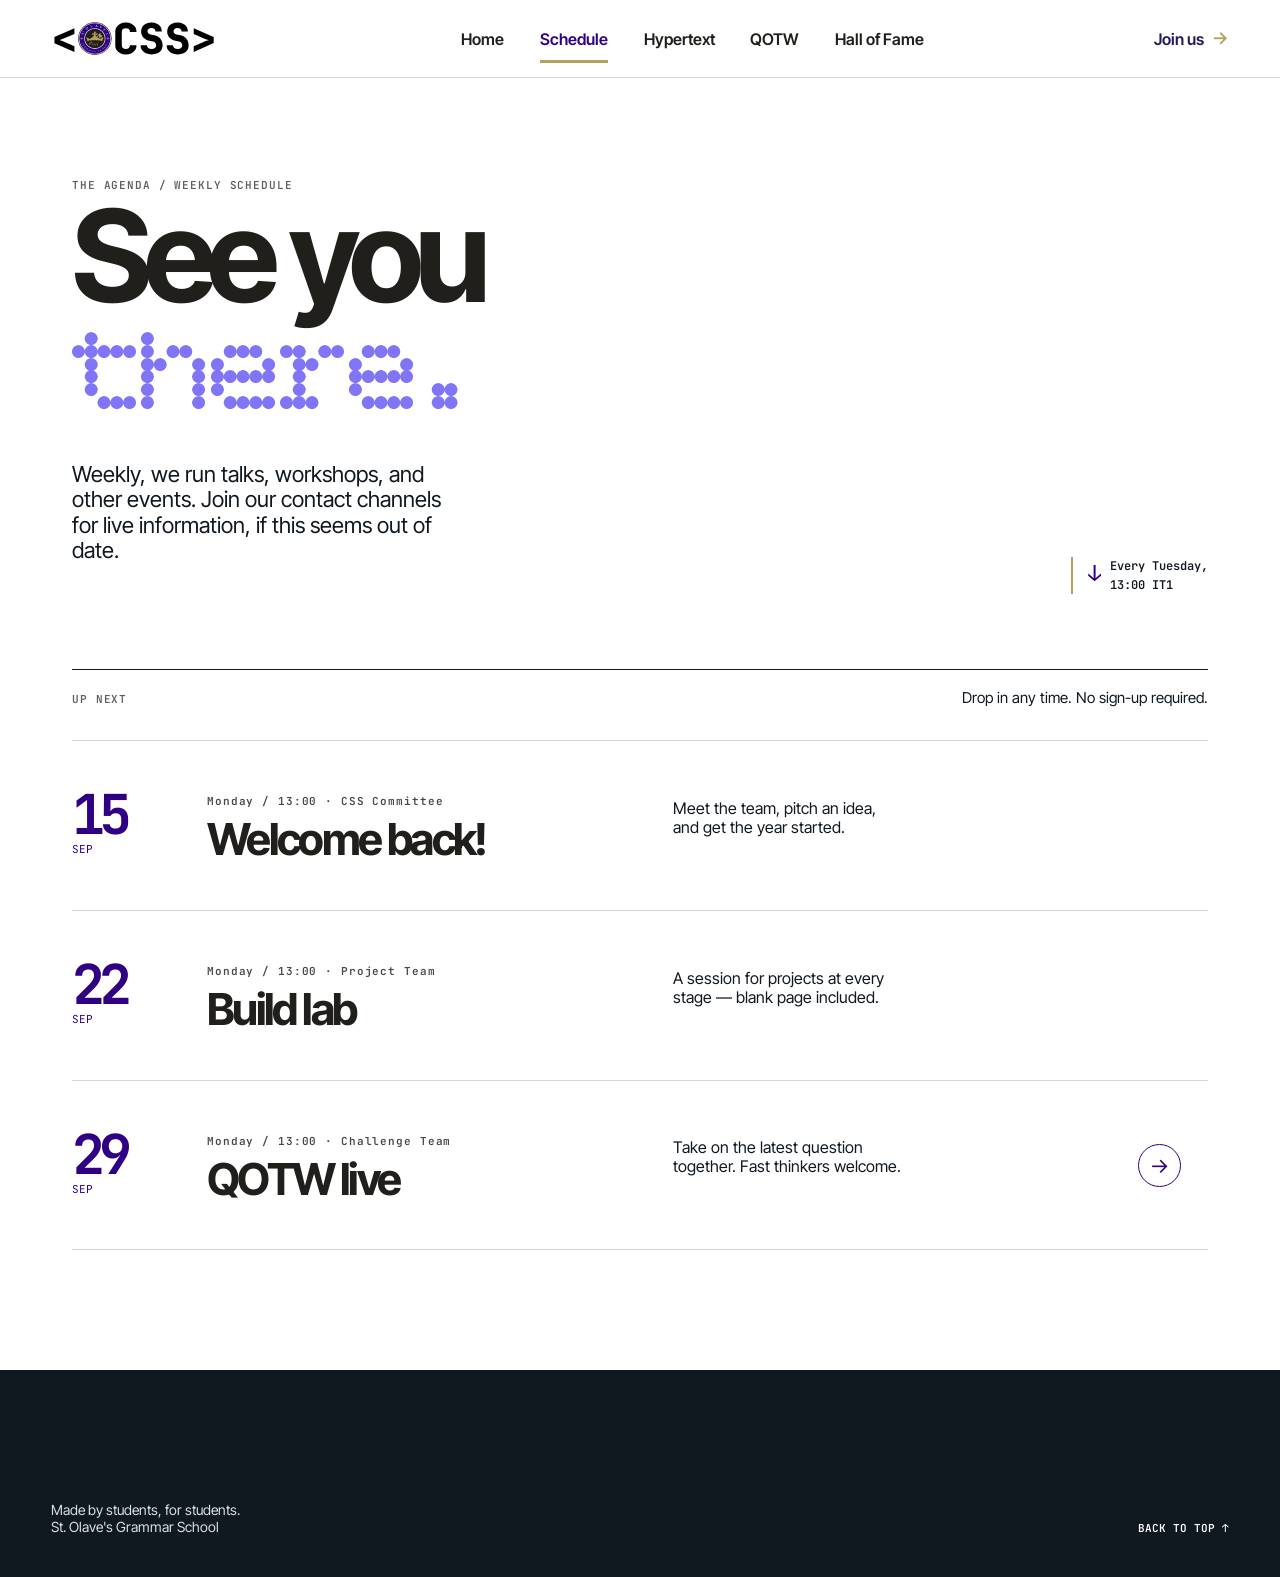
<file: schedule.html>
<!doctype html>
<html lang="en-GB"> <!-- only use beautiful british english and destroy the barbaric americans -->

<head>
  <meta charset="UTF-8">
  <meta name="viewport" content="width=device-width, initial-scale=1.0">
  <title>Schedule — Olaves CSS</title>
  <link rel="preconnect" href="https://fonts.googleapis.com">
  <link rel="preconnect" href="https://fonts.gstatic.com" crossorigin>
  <link
    href="https://fonts.googleapis.com/css2?family=Inter+Tight:ital,wght@0,400;0,500;0,600;0,700;0,800;1,400;1,600&family=Bitcount+Single:wght@400&family=JetBrains+Mono:wght@400;500;600&display=swap"
    rel="stylesheet">
  <link rel="stylesheet" href="style.css">
</head>

<body>
  <header id="top" class="site-header">
    <a class="brand" href="./"><img src="Assets/Logo.svg" alt="St. Olave's Computer Science Society"></a>
    <nav class="desktop-nav" aria-label="Main navigation"><a href="./">Home</a><a href="schedule"
        aria-current="page">Schedule</a><a href="hypertext">Hypertext</a><a href="qotw">QOTW</a><a
        href="hall-of-fame">Hall of Fame</a></nav>
    <a class="header-cta" href="./#join">Join us <span>→</span></a><button class="menu-button" type="button"
      aria-label="Open navigation" aria-expanded="false"><i></i><i></i></button>
  </header>
  <main>
    <section class="page-hero section-wrap">
      <p class="section-index">THE AGENDA / WEEKLY SCHEDULE</p>
      <h1>See you<br><em>there.</em></h1>
      <p>Weekly, we run talks, workshops, and other events. Join our contact channels for live information, if this
        seems out of date.</p>
      <div class="page-note"><span>↓</span> Every Tuesday,<br>13:00 IT1</div>
    </section>
    <section class="calendar section-wrap">
      <div class="calendar-head">
        <p class="section-index">UP NEXT</p>
        <p>Drop in any time. No sign-up required.</p>
      </div>
      <div id="schedule-list" class="calendar-list" aria-live="polite">
        <p class="data-status">Loading schedule…</p>
      </div>
    </section>
  </main>
  <footer class="site-footer">
    <p>Made by students, for students.<br>St. Olave's Grammar School</p><a href="#top" class="back-top">BACK TO TOP
      ↑</a>
  </footer>
  <script src="script.js"></script>
</body>

</html>
</file>
<file: style.css>
:root {
  --school-purple: #2f0083;
  --school-purple-dark: #27175d;
  --school-violet: #440099;
  --school-gold: #b6a25e;
  --ink: #101820;
  --charcoal: #211f1c;
  --white: #ffffff;
  --soft: #f5f2ea;
  --line: rgba(16, 24, 32, 0.18);
  --acid: #c9ff3e;
  --pink: #ff5d9e;
  --amber: #ffbd4a;
  --violet: #8074f7;
}

* {
  box-sizing: border-box;
}

.sr-only {
  position: absolute;
  width: 1px;
  height: 1px;
  overflow: hidden;
  clip: rect(0 0 0 0);
  white-space: nowrap;
  clip-path: inset(50%);
}

html {
  scroll-behavior: smooth;
}

body {
  margin: 0;
  overflow-x: hidden;
  background: var(--white);
  color: var(--charcoal);
  font-family: "Inter Tight", Arial, sans-serif;
}

a {
  color: inherit;
  text-decoration: none;
}

button {
  color: inherit;
}

h1,
h2,
h3,
p {
  margin-top: 0;
}

.noise {
  position: fixed;
  inset: 0;
  z-index: 20;
  opacity: 0.035;
  pointer-events: none;
  background-image: url("data:image/svg+xml,%3Csvg viewBox='0 0 180 180' xmlns='http://www.w3.org/2000/svg'%3E%3Cfilter id='n'%3E%3CfeTurbulence type='fractalNoise' baseFrequency='.8' numOctaves='4' stitchTiles='stitch'/%3E%3C/filter%3E%3Crect width='100%25' height='100%25' filter='url(%23n)' opacity='.7'/%3E%3C/svg%3E");
}

.section-wrap {
  max-width: 1200px;
  margin: auto;
  padding-inline: 32px;
}

.section-index,
.eyebrow,
.event-label,
.project-type {
  font: 600 11px/1.3 "JetBrains Mono", monospace;
  letter-spacing: 0.08em;
}

.section-index {
  color: #625f5a;
}

/* Shared navigation */
.site-header {
  position: relative;
  z-index: 30;
  display: grid;
  grid-template-columns: 180px minmax(0, 1fr) auto;
  column-gap: clamp(20px, 3vw, 40px);
  align-items: center;
  min-height: 78px;
  padding: 0 clamp(20px, 4vw, 64px);
  border-bottom: 1px solid var(--line);
  background: var(--white);
  color: var(--charcoal);
}

.brand {
  display: inline-flex;
  width: 166px;
  height: 40px;
}

.brand img {
  display: block;
  width: 100%;
  height: 100%;
  object-fit: contain;
}

.desktop-nav {
  display: flex;
  justify-content: center;
  gap: clamp(24px, 2.8vw, 42px);
  font: 600 16px/1.25 "Inter Tight", Arial, sans-serif;
}

.desktop-nav a {
  min-height: 44px;
  padding: 14px 0 11px;
  border-bottom: 3px solid transparent;
  white-space: nowrap;
}

.desktop-nav a:hover,
.desktop-nav a:focus-visible {
  color: var(--school-purple);
}

.desktop-nav a[aria-current="page"] {
  color: var(--school-purple);
  border-bottom-color: var(--school-gold);
}

.header-cta {
  display: inline-flex;
  align-items: center;
  gap: 8px;
  min-height: 44px;
  font: 600 16px/1.25 "Inter Tight", Arial, sans-serif;
  color: var(--school-purple-dark);
  white-space: nowrap;
}

.header-cta span {
  color: var(--school-gold);
  font-size: 18px;
}

.menu-button {
  display: none;
  width: 42px;
  height: 42px;
  padding: 10px;
  border: 0;
  background: transparent;
  cursor: pointer;
}

.menu-button i {
  display: block;
  margin: 5px 0;
  border-top: 2px solid var(--ink);
  transition: transform 0.2s;
}

/* Shared footer */
.site-footer {
  min-height: 207px;
  display: flex;
  align-items: flex-end;
  justify-content: space-between;
  gap: 30px;
  padding: 42px clamp(20px, 4vw, 64px);
  background: var(--ink);
  color: var(--white);
}

.site-footer p {
  margin: 0;
  color: #d9dfe4;
  font-size: 14px;
  line-height: 1.2;
}

.back-top {
  font: 600 11px "JetBrains Mono", monospace;
  color: var(--white);
}

.back-top:hover {
  color: var(--school-gold);
}

/* Home hero */
.hero {
  min-height: 710px;
  display: grid;
  grid-template-columns: minmax(420px, 1fr) minmax(360px, 0.75fr);
  align-items: center;
  overflow: hidden;
  padding: 80px clamp(24px, 10vw, 155px);
  background: radial-gradient(circle at 82% 24%, #ffe0ab 0, transparent 19%), linear-gradient(126deg, #f7f3eb 0%, #efefe9 100%);
}

.hero-copy {
  position: relative;
  z-index: 2;
}

.eyebrow {
  display: flex;
  align-items: center;
  gap: 9px;
  margin-bottom: 25px;
  color: var(--ink);
}

.location-pin {
  width: 16px;
  height: 16px;
  flex: 0 0 16px;
  fill: none;
  stroke: var(--school-purple);
  stroke-width: 2;
  stroke-linecap: round;
  stroke-linejoin: round;
}

h1 {
  margin: 0;
  font-size: clamp(64px, 8.5vw, 142px);
  line-height: 0.83;
  letter-spacing: -0.065em;
}

h1 em,
h2 em {
  margin-inline-start: 0.16em;
  font-family: "Bitcount Single", monospace;
  font-weight: 400;
  font-style: normal;
  letter-spacing: -0.06em;
  word-spacing: -0.2em;
}

h1 br+em,
h2 br+em {
  display: inline-block;
  margin-top: 0.12em;
  margin-inline-start: 0;
}

.hero h1 em {
  color: var(--violet);
}

.hero-text {
  max-width: 380px;
  margin: 36px 0 29px;
  color: var(--ink);
  font-size: 20px;
  line-height: 1.27;
}

.hero-actions {
  display: flex;
  flex-wrap: wrap;
  align-items: center;
  gap: 20px 27px;
}

.button {
  display: inline-flex;
  align-items: center;
  gap: 17px;
  padding: 15px 19px 15px 21px;
  border-radius: 2px;
  font: 600 13px "JetBrains Mono", monospace;
  transition: transform 0.2s, box-shadow 0.2s;
}

.button:hover {
  transform: translateY(-3px);
  box-shadow: 0 5px 0 rgba(16, 24, 32, 0.22);
}

.button span {
  font-size: 19px;
}

.button-acid {
  background: var(--acid);
  color: var(--ink);
}

.button-dark {
  background: var(--ink);
  color: var(--white);
}

.hero-actions .button,
.join-actions .button {
  font: 600 16px/1.25 "Inter Tight", Arial, sans-serif;
}

.text-link,
.arrow-link {
  display: inline-flex;
  align-items: center;
  gap: 8px;
  min-height: 44px;
  font: 600 16px/1.25 "Inter Tight", Arial, sans-serif;
  color: var(--school-purple-dark);
}

.text-link .link-icon,
.arrow-link .link-icon {
  flex: 0 0 auto;
  color: var(--school-gold);
  font-size: 19px;
}

.text-link:hover .link-label,
.arrow-link:hover .link-label,
.text-link:focus-visible .link-label,
.arrow-link:focus-visible .link-label {
  text-decoration: underline;
  text-underline-offset: 4px;
}

.hero-art {
  position: relative;
  height: 490px;
}

.orb {
  position: absolute;
  border-radius: 50%;
}

.orb-one {
  top: 7%;
  right: 5%;
  width: 310px;
  height: 310px;
  background: var(--acid);
  animation: float 6s ease-in-out infinite;
}

.orb-two {
  bottom: 4%;
  left: 2%;
  width: 180px;
  height: 180px;
  background: var(--violet);
  animation: float 7s -2s ease-in-out infinite;
}

@keyframes float {
  50% {
    transform: translateY(-18px) rotate(8deg);
  }
}

.window {
  position: absolute;
  top: 83px;
  right: 0;
  width: min(440px, 100%);
  height: 330px;
  overflow: hidden;
  transform: rotate(-5deg);
  background: #1e1d23;
  box-shadow: 18px 18px 0 var(--pink);
}

.window-bar {
  height: 40px;
  display: flex;
  align-items: center;
  gap: 6px;
  padding: 0 15px;
  background: #393741;
  color: #efedf1;
}

.window-bar span {
  width: 8px;
  height: 8px;
  border-radius: 50%;
  background: #f97780;
}

.window-bar span:nth-child(2) {
  background: #ffc664;
}

.window-bar span:nth-child(3) {
  background: #7ad391;
}

.window-bar small {
  margin-left: 7px;
  font: 10px "JetBrains Mono", monospace;
}

.code-lines {
  padding: 29px 25px;
  color: #f3f1f5;
  font: 13px/2.05 "JetBrains Mono", monospace;
}

.code-lines p {
  margin: 0;
}

.code-lines b {
  margin-right: 13px;
  color: #aaa5b0;
  font-weight: 400;
}

.code-pink {
  color: #ff7ab7;
}

.code-lime {
  color: var(--acid);
}

.code-amber {
  color: #ffc96a;
}

.typing span {
  display: inline-block;
  height: 15px;
  border-left: 8px solid var(--acid);
  animation: blink 0.8s infinite;
}

@keyframes blink {
  50% {
    opacity: 0;
  }
}

.sticker {
  position: absolute;
  z-index: 2;
}

.sticker-tag {
  right: 42px;
  bottom: 0;
  padding: 10px;
  transform: rotate(5deg);
  background: var(--ink);
  color: var(--white);
  font: 600 11px "JetBrains Mono", monospace;
}

/* Home content */
.intro {
  padding-top: 125px;
  padding-bottom: 113px;
}

.intro-grid {
  display: grid;
  grid-template-columns: 1fr 1fr;
  gap: 7%;
  align-items: end;
}

.intro h2,
.section-heading h2,
.gallery h2,
.join h2 {
  margin: 0;
  font-size: clamp(52px, 6vw, 86px);
  line-height: 0.87;
  letter-spacing: -0.06em;
}

.intro h2 em,
.gallery h2 em {
  color: var(--violet);
}

.large-copy {
  max-width: 400px;
  margin: 0 0 27px;
  color: var(--ink);
  font-size: 23px;
  line-height: 1.14;
}

.stat-row {
  margin-top: 105px;
  padding-top: 20px;
  display: grid;
  grid-template-columns: repeat(3, 1fr) 1.4fr;
  gap: 20px;
  border-top: 1px solid var(--line);
}

.stat-row strong {
  display: block;
  color: var(--school-purple);
  font: 500 35px "JetBrains Mono", monospace;
  letter-spacing: -0.1em;
}

.stat-row span {
  color: var(--ink);
  font-size: 14px;
}

.stat-row p {
  margin: 5px 0;
  color: var(--ink);
  font-size: 15px;
  line-height: 1.15;
}

.programme {
  padding: 109px 0 125px;
  background: var(--ink);
  color: var(--white);
}

.section-heading {
  display: grid;
  grid-template-columns: 1fr 1.5fr 0.7fr;
  align-items: end;
  margin-bottom: 60px;
}

.section-heading .section-index {
  align-self: start;
  margin: 0;
  color: #c4cbd1;
}

.section-heading>p:last-child {
  margin: 0 0 5px;
  color: var(--white);
  font-size: 17px;
  line-height: 1.1;
}

.section-heading h2 em {
  color: var(--acid);
}

.event-list {
  display: grid;
  grid-template-columns: 1.27fr 1fr 1fr;
  gap: 12px;
}

.event-card {
  position: relative;
  min-height: 386px;
  display: flex;
  flex-direction: column;
  overflow: hidden;
  padding: 21px;
  background: #282e35;
  color: var(--white);
}

.event-card.featured {
  background: var(--pink);
  color: var(--ink);
}

.event-number {
  font: 600 11px "JetBrains Mono", monospace;
}

.event-info {
  position: relative;
  z-index: 1;
  margin-top: auto;
}

.event-label {
  margin-bottom: 13px;
  color: inherit;
  opacity: 0.82;
}

.event-card h3 {
  margin: 0 0 16px;
  font-size: clamp(34px, 3.6vw, 55px);
  line-height: 0.84;
  letter-spacing: -0.06em;
}

.event-card p:not(.event-label) {
  max-width: 240px;
  margin: 0;
  font-size: 15px;
  line-height: 1.2;
}

.round-arrow,
.row-link {
  display: grid;
  place-items: center;
  width: 43px;
  height: 43px;
  border: 1px solid currentColor;
  border-radius: 50%;
  font-size: 21px;
  transition: 0.2s;
}

.round-arrow {
  position: relative;
  z-index: 2;
  align-self: flex-end;
  flex-shrink: 0;
  margin-top: 20px;
}

.round-arrow:hover,
.round-arrow:focus-visible,
.row-link:hover {
  border-color: var(--acid);
  background: var(--acid);
  color: var(--ink);
}

.projects {
  padding-top: 117px;
  padding-bottom: 123px;
}

.projects-heading {
  display: block;
}

.projects-heading h2 {
  max-width: 550px;
  color: var(--charcoal);
}

.projects-heading .section-index {
  margin-bottom: 30px;
  color: #625f5a;
}

.projects-heading h2 em {
  color: var(--school-purple);
}

.project-grid {
  display: grid;
  grid-template-columns: 1.2fr 0.9fr 0.9fr;
  gap: 12px;
  margin-top: 53px;
}

.project-grid-two {
  grid-template-columns: 1.2fr 0.9fr;
}

.project-card {
  position: relative;
  height: 377px;
  overflow: hidden;
  padding: 21px;
  transition: transform 0.25s;
}

.project-card:hover {
  transform: translateY(-6px);
}

.project-type {
  position: relative;
  z-index: 1;
  display: inline-block;
  padding: 5px 7px;
  background: var(--white);
  color: var(--ink);
}

.project-arrow {
  position: absolute;
  right: 20px;
  bottom: 19px;
  font-size: 25px;
}

.hypertext {
  background: var(--violet);
  color: var(--white);
}

.pixel-word {
  position: absolute;
  bottom: 42px;
  left: 18px;
  color: var(--white);
  font: 800 clamp(55px, 6.5vw, 95px)/0.84 "JetBrains Mono", monospace;
  letter-spacing: -0.11em;
}

.fame h3 {
  position: absolute;
  bottom: 52px;
  left: 21px;
  margin: 0;
  font-size: 48px;
  line-height: 0.85;
  letter-spacing: -0.06em;
}

.fame {
  background: var(--amber);
  color: var(--ink);
}

.fame h3 {
  bottom: 20px;
}

/* Marquee and gallery */
.marquee-section {
  overflow: hidden;
  padding-bottom: 120px;
  background: #e7e4dc;
}

.marquee {
  overflow: hidden;
  background: var(--school-purple-dark);
  color: var(--white);
  font: 600 25px "JetBrains Mono", monospace;
  letter-spacing: -0.05em;
  white-space: nowrap;
}

.marquee-track {
  display: flex;
  width: max-content;
  padding-block: 14px;
  color: var(--white);
  animation: marquee 24s linear infinite;
  will-change: transform;
}

.marquee-group,
.marquee-item {
  display: flex;
  flex: 0 0 auto;
  color: var(--white);
}

.marquee:hover .marquee-track {
  animation-play-state: paused;
}

@keyframes marquee {
  to {
    transform: translateX(-50%);
  }
}

.gallery {
  padding-top: 115px;
  display: grid;
  grid-template-columns: 0.8fr 1.4fr;
  gap: 65px;
}

.gallery-intro>p:not(.section-index) {
  max-width: 220px;
  margin: 30px 0;
  color: var(--ink);
  font-size: 17px;
  line-height: 1.2;
}

.photo-grid {
  height: 510px;
  display: grid;
  grid-template-columns: 1.2fr 0.8fr;
  grid-template-rows: 1fr 1fr;
  gap: 12px;
}

.photo {
  position: relative;
  overflow: hidden;
  margin: 0;
}

.photo>span {
  position: absolute;
  z-index: 2;
  top: 14px;
  left: 16px;
  padding: 3px 5px;
  background: var(--white);
  color: var(--ink);
  font: 600 11px "JetBrains Mono", monospace;
}

.photo-a {
  grid-row: span 2;
}

.photo img {
  display: block;
  width: 100%;
  height: 100%;
  object-fit: cover;
}

/* Join */
.join {
  min-height: 650px;
  display: grid;
  grid-template-columns: 1fr 1fr;
  overflow: hidden;
  background: var(--school-purple);
  color: var(--white);
}

.join-art {
  display: flex;
  align-items: center;
  padding: clamp(55px, 10vw, 145px) clamp(30px, 8vw, 110px);
  background: var(--ink);
  color: var(--white);
  font: 500 clamp(48px, 6vw, 94px)/0.87 "JetBrains Mono", monospace;
  letter-spacing: -0.12em;
}

.join-art span {
  color: var(--acid);
}

.join-copy {
  padding: clamp(65px, 9vw, 130px) clamp(30px, 8vw, 117px);
}

.join-copy .section-index {
  color: #e7d99f;
}

.join h2 em {
  color: var(--acid);
}

.join-copy>p:not(.section-index) {
  max-width: 380px;
  margin: 30px 0;
  color: var(--white);
  font-size: 19px;
  line-height: 1.2;
}

.join-actions {
  display: flex;
  align-items: center;
  gap: 21px;
  flex-wrap: wrap;
}

.teams-button {
  padding: 0;
  border: 0;
  background: transparent;
  color: var(--white);
  text-align: left;
  font: 600 16px/1.55 "Inter Tight", Arial, sans-serif;
  cursor: pointer;
}

.teams-button b {
  display: block;
  color: #fff0b7;
  font: 600 13px/1.55 "JetBrains Mono", monospace;
}

.teams-button:hover {
  text-decoration: underline;
  text-underline-offset: 4px;
}

.toast {
  position: fixed;
  z-index: 50;
  bottom: 22px;
  left: 50%;
  padding: 13px 17px;
  transform: translate(-50%, 100px);
  background: var(--ink);
  color: var(--white);
  font: 600 12px "JetBrains Mono", monospace;
  transition: transform 0.3s;
}

.toast.show {
  transform: translate(-50%, 0);
}

/* Standalone page structures */
.page-hero,
.fame-hero {
  position: relative;
  min-height: 485px;
  padding-top: 100px;
  padding-bottom: 75px;
}

.page-hero h1,
.fame-hero h1,
.hyper-hero h1 {
  font-size: clamp(70px, 10vw, 152px);
}

.page-hero h1 em,
.fame-hero h1 em {
  color: var(--violet);
}

.page-hero>p:not(.section-index),
.fame-hero>p:not(.section-index) {
  max-width: 375px;
  margin: 31px 0;
  color: var(--ink);
  font-size: 22px;
  line-height: 1.15;
}

.page-note {
  position: absolute;
  right: 32px;
  bottom: 75px;
  padding-left: 15px;
  border-left: 2px solid var(--school-gold);
  color: var(--ink);
  font: 600 12px/1.55 "JetBrains Mono", monospace;
}

.page-note span {
  float: left;
  margin-right: 9px;
  color: var(--school-purple);
  font-size: 22px;
}

.calendar {
  padding-bottom: 120px;
}

.calendar-head {
  display: flex;
  align-items: baseline;
  justify-content: space-between;
  padding: 18px 0;
  border-top: 1px solid var(--ink);
}

.calendar-head p:last-child {
  color: var(--ink);
  font-size: 15px;
}

.calendar-list article {
  min-height: 170px;
  display: grid;
  grid-template-columns: 115px 1fr 1fr 70px;
  align-items: center;
  gap: 20px;
  border-top: 1px solid var(--line);
}

.calendar-list article:last-child {
  border-bottom: 1px solid var(--line);
}

.calendar-list time {
  color: var(--school-purple);
  font-family: "JetBrains Mono", monospace;
}

.calendar-list time b {
  display: block;
  font-size: 55px;
  line-height: 0.8;
  letter-spacing: -0.11em;
}

.calendar-list time span {
  font-size: 11px;
}

.calendar-list h2 {
  margin: 0;
  color: var(--charcoal);
  font-size: 44px;
  line-height: 0.82;
  letter-spacing: -0.06em;
}

.calendar-list p:not(.event-label) {
  max-width: 230px;
  color: var(--ink);
  font-size: 16px;
  line-height: 1.2;
}

.row-link {
  color: var(--school-purple);
}

/* Question of the week */
.qotw-main {
  min-height: 710px;
  display: flex;
  flex-direction: column;
  align-items: center;
  padding: 80px 32px 110px;
  background: var(--soft);
}

.question-card {
  position: relative;
  width: 100%;
  max-width: 790px;
  padding: clamp(35px, 7vw, 80px);
  background: var(--white);
  border: 2px solid var(--school-purple-dark);
  box-shadow: 18px 18px 0 var(--school-purple);
}

.question-card .section-index span {
  color: var(--school-purple);
}

.question-card h1 {
  margin: 55px 0 30px;
  font-size: clamp(55px, 8vw, 110px);
  line-height: 0.82;
}

.question-card h1 em {
  color: var(--violet);
}

.qotw-prompt {
  max-width: 580px;
  color: var(--ink);
  font-size: clamp(21px, 3vw, 31px);
  line-height: 1.06;
}

.hint {
  margin: 28px 0 0;
  color: #555d63;
  font: 600 12px "JetBrains Mono", monospace;
}

.submission-instructions {
  max-width: 580px;
  margin: 25px 0 0;
  padding-top: 20px;
  border-top: 1px solid var(--line);
  color: var(--ink);
  font-size: 16px;
  line-height: 1.35;
}

.submission-link {
  margin-top: 24px;
}

.data-status {
  grid-column: 1 / -1;
  margin: 30px 0;
  color: #555d63;
  font: 600 12px/1.5 "JetBrains Mono", monospace;
}

.data-error {
  color: #8a173e;
}

.qotw-archive {
  width: 100%;
  max-width: 790px;
  margin-top: 72px;
}

.past-toggle {
  width: 100%;
  display: flex;
  align-items: center;
  justify-content: space-between;
  padding: 18px 0;
  border: 0;
  border-top: 2px solid var(--ink);
  border-bottom: 1px solid var(--line);
  background: transparent;
  color: var(--ink);
  font: 600 13px "JetBrains Mono", monospace;
  cursor: pointer;
}

.past-toggle:hover,
.past-toggle:focus-visible {
  color: var(--school-purple);
}

.past-toggle b {
  color: var(--school-purple);
  font-size: 20px;
}

.past-questions[hidden] {
  display: none;
}

.past-question {
  padding: 45px 0;
  border-bottom: 1px solid var(--line);
}

.past-question h2 {
  margin: 20px 0;
  color: var(--charcoal);
  font-size: clamp(36px, 5vw, 58px);
  line-height: 0.9;
  letter-spacing: -0.05em;
}

.past-question h2 em {
  color: var(--violet);
}

.past-question-prompt {
  max-width: 650px;
  margin-bottom: 0;
  color: var(--ink);
  font-size: 21px;
  line-height: 1.2;
}

.archive-link {
  display: inline-block;
  margin-top: 24px;
  color: var(--school-purple-dark);
  font: 600 13px "JetBrains Mono", monospace;
  text-decoration: underline;
  text-underline-offset: 4px;
}

/* Hypertext */
.hyper-hero {
  min-height: 480px;
  padding: 75px max(32px, calc((100vw - 1136px) / 2)) 65px;
  background: var(--pink);
  color: var(--ink);
}

.hyper-hero h1 {
  margin: 60px 0 30px;
  font: 800 clamp(76px, 12vw, 180px)/0.7 "JetBrains Mono", monospace;
  letter-spacing: -0.14em;
}

.hyper-hero h1 em {
  color: var(--white);
  font-style: normal;
}

.hyper-hero>p:last-child {
  max-width: 280px;
  color: var(--ink);
  font-size: 20px;
}

.article-grid {
  padding-top: 90px;
  padding-bottom: 45px;
  display: grid;
  grid-template-columns: 1.15fr 1fr;
  gap: 13px;
}

.article-card {
  min-height: 345px;
  display: flex;
  flex-direction: column;
  justify-content: space-between;
  padding: 24px;
}

.article-card>span,
.article-card>p {
  display: inline-block;
  width: max-content;
  margin: 0;
  padding: 4px 6px;
  background: var(--white);
  color: var(--ink);
  font: 600 11px "JetBrains Mono", monospace;
}

.article-card h2 {
  margin: 20px 0;
  font-size: clamp(33px, 4vw, 57px);
  line-height: 0.83;
  letter-spacing: -0.05em;
}

.a-one {
  grid-row: span 2;
  background: var(--violet);
  color: var(--white);
}

.a-two {
  background: var(--acid);
  color: var(--ink);
}

.a-three {
  background: var(--amber);
  color: var(--ink);
}

.publication-cta {
  padding-top: 25px;
  padding-bottom: 110px;
  display: flex;
  align-items: center;
  justify-content: space-between;
  border-top: 1px solid var(--ink);
}

.publication-cta p {
  margin: 0;
  color: var(--ink);
  font-size: 22px;
}

/* Hypertext edition archive */
.hypertext-main {
  background: var(--white);
}

.hyper-hero {
  min-height: 520px;
  display: grid;
  grid-template-columns: minmax(330px, 1fr) minmax(300px, 0.7fr);
  align-items: end;
  gap: 50px;
  padding: 72px max(32px, calc((100vw - 1136px) / 2));
  background: var(--school-purple-dark);
  color: var(--white);
}

.hyper-hero .section-index,
.hyper-hero>p.hyper-tagline {
  color: var(--white);
}

.hyper-hero .section-index {
  grid-column: 1 / -1;
  margin: 0;
}

.hyper-tagline {
  max-width: 290px;
  margin: 0 0 14px;
  font-size: 20px;
  line-height: 1.15;
}

.hyper-motif {
  display: grid;
  grid-template-columns: repeat(3, max-content);
  gap: clamp(5px, 1vw, 16px) clamp(17px, 3vw, 47px);
  color: var(--white);
  font: 800 clamp(70px, 11vw, 160px)/0.84 "JetBrains Mono", monospace;
  letter-spacing: -0.12em;
}

.latest-section,
.past-editions {
  padding-top: 115px;
  padding-bottom: 0;
}

.past-editions {
  padding-bottom: 120px;
}

.edition-heading {
  display: flex;
  align-items: baseline;
  justify-content: space-between;
  margin-bottom: 26px;
  border-top: 1px solid var(--ink);
  padding-top: 18px;
}

.edition-heading .section-index {
  margin: 0;
}

.edition-heading>p:last-child {
  margin: 0;
  color: var(--ink);
  font-size: 15px;
}

.latest-edition {
  min-height: 500px;
  display: grid;
  grid-template-columns: minmax(260px, 0.8fr) 1.2fr;
  background: var(--soft);
}

.edition-cover {
  position: relative;
  display: flex;
  align-items: flex-end;
  overflow: hidden;
  padding: 30px;
  background: var(--school-purple);
  color: var(--white);
}

.edition-cover.has-image {
  padding: 0;
  background: transparent;
}

.edition-cover-image {
  display: block;
  width: 100%;
  height: 100%;
  object-fit: cover;
}

.edition-cover span {
  font: 800 clamp(46px, 6.4vw, 93px)/0.84 "JetBrains Mono", monospace;
  letter-spacing: -0.12em;
}

.edition-cover strong {
  position: absolute;
  top: 22px;
  right: 24px;
  color: var(--school-gold);
  font: 600 20px "JetBrains Mono", monospace;
}

.latest-details {
  display: flex;
  flex-direction: column;
  align-items: flex-start;
  padding: clamp(34px, 6vw, 78px);
  color: var(--ink);
}

.latest-details .section-index {
  margin-bottom: 28px;
  color: var(--school-purple);
}

.latest-details h1 {
  color: var(--charcoal);
  font-size: clamp(58px, 7vw, 104px);
  line-height: 0.84;
}

.edition-published {
  margin: 18px 0 0;
  color: var(--school-purple-dark);
  font: 600 12px "JetBrains Mono", monospace;
}

.edition-description {
  max-width: 440px;
  margin: 28px 0 0;
  color: var(--ink);
  font-size: 21px;
  line-height: 1.2;
}

.edition-contents {
  width: 100%;
  margin: 29px 0 28px;
  padding: 18px 0 0;
  border-top: 1px solid var(--line);
  list-style: none;
}

.edition-contents li {
  padding: 5px 0;
  font: 600 13px "JetBrains Mono", monospace;
}

.edition-contents li::before {
  content: "— ";
  color: var(--school-gold);
}

.edition-link {
  margin-top: 0;
}

.editions-list {
  border-top: 1px solid var(--ink);
}

.past-edition {
  min-height: 122px;
  display: grid;
  grid-template-columns: 80px 1fr 1fr auto;
  align-items: center;
  gap: 20px;
  padding: 18px 0;
  border-bottom: 1px solid var(--line);
}

.past-edition>span {
  color: var(--school-purple);
  font: 600 18px "JetBrains Mono", monospace;
}

.past-edition h2 {
  margin: 0;
  color: var(--charcoal);
  font-size: clamp(30px, 4vw, 48px);
  line-height: 0.9;
  letter-spacing: -0.05em;
}

.past-edition>p {
  margin: 0;
  color: var(--ink);
  font-size: 16px;
}

.past-edition .archive-link {
  margin: 0;
  white-space: nowrap;
}

/* Hall of fame */
.fame-list {
  padding-bottom: 120px;
  display: grid;
  grid-template-columns: repeat(3, minmax(0, 1fr));
  align-items: stretch;
  gap: clamp(13px, 2vw, 22px);
}

.fame-list article {
  position: relative;
  min-width: 0;
  overflow: hidden;
  display: flex;
  flex-direction: column;
  background: var(--ink);
  color: var(--white);
}

.fame-list article>span {
  position: absolute;
  top: 16px;
  left: 16px;
  z-index: 2;
  padding: 4px 6px;
  background: var(--white);
  color: var(--ink);
  font: 600 11px "JetBrains Mono", monospace;
}

.fame-image {
  width: 100%;
  height: auto;
  aspect-ratio: 1;
  display: block;
  object-fit: cover;
}

.fame-list h2 {
  position: relative;
  z-index: 2;
  align-self: flex-start;
  max-width: calc(100% - 38px);
  margin: -29px 19px 0;
  padding: 5px 8px;
  background: var(--ink);
  color: var(--white);
  font-size: clamp(34px, 3.2vw, 40px);
  line-height: 0.83;
  letter-spacing: -0.06em;
  overflow-wrap: anywhere;
}

.fame-list article>p {
  margin: 15px 19px 20px;
  font-size: 13px;
  line-height: 1.45;
}

/* Not-found page */
.not-found-page {
  min-height: 100vh;
  min-height: 100svh;
  display: flex;
  flex-direction: column;
}

.not-found-main {
  flex: 1;
  display: grid;
  place-items: center;
  min-height: 460px;
  padding: clamp(56px, 8vw, 100px) 25px;
}

.not-found-content {
  width: 100%;
  max-width: 640px;
}

.not-found-code {
  margin: 0 0 24px;
  color: var(--school-purple);
  font: 400 clamp(100px, 20vw, 220px)/1 "Bitcount Single", monospace;
  letter-spacing: -0.06em;
}

.not-found-content h1 {
  font-size: clamp(32px, 5vw, 52px);
  line-height: 1.05;
  letter-spacing: -0.03em;
}

.not-found-description {
  max-width: 420px;
  margin: 20px 0 0;
  color: var(--ink);
  font-size: 18px;
  line-height: 1.5;
}

.not-found-actions {
  display: flex;
  flex-wrap: wrap;
  align-items: center;
  gap: 14px 24px;
  margin-top: 32px;
}

.not-found-actions .button {
  font: 600 16px/1.25 "Inter Tight", Arial, sans-serif;
}

.not-found-page .back-top {
  font: 600 13px/1.25 "Inter Tight", Arial, sans-serif;
}

@media (max-width: 1050px) {
  .site-header {
    grid-template-columns: 160px 1fr;
  }

  .header-cta {
    display: none;
  }

  .desktop-nav {
    justify-content: flex-end;
  }

  .fame-list {
    grid-template-columns: repeat(2, minmax(0, 1fr));
  }
}

@media (max-width: 820px) {
  .site-header {
    min-height: 66px;
    grid-template-columns: minmax(0, 1fr) auto auto;
    column-gap: 12px;
  }

  .brand {
    width: 142px;
    height: 34px;
  }

  .header-cta {
    display: inline-flex;
    font-size: 15px;
  }

  .desktop-nav {
    display: none;
  }

  .desktop-nav.open {
    position: absolute;
    top: 66px;
    left: 0;
    right: 0;
    display: flex;
    flex-direction: column;
    align-items: stretch;
    gap: 4px;
    padding: 12px 25px 20px;
    border-bottom: 1px solid var(--line);
    background: var(--white);
    box-shadow: 0 14px 18px rgba(16, 24, 32, 0.12);
    font-size: 18px;
  }

  .desktop-nav.open a {
    padding: 15px 0;
  }

  .menu-button {
    display: block;
  }

  .hero {
    min-height: 760px;
    display: block;
    padding: 80px 25px 60px;
  }

  .hero-text {
    margin: 26px 0;
    font-size: 18px;
  }

  .hero-art {
    height: 280px;
    margin: 23px -12px 0;
  }

  .window {
    top: 24px;
    right: 8%;
    width: 330px;
    height: 225px;
    box-shadow: 12px 12px 0 var(--pink);
  }

  .window-bar {
    height: 31px;
  }

  .code-lines {
    padding: 15px;
    font-size: 10px;
  }

  .orb-one {
    top: 0;
    width: 190px;
    height: 190px;
  }

  .orb-two {
    width: 115px;
    height: 115px;
  }

  .sticker-tag {
    right: 15px;
    font-size: 9px;
  }

  .section-wrap {
    padding-inline: 25px;
  }

  .intro {
    padding-top: 80px;
    padding-bottom: 77px;
  }

  .intro-grid {
    display: block;
  }

  .intro-grid>div {
    margin-top: 31px;
  }

  .large-copy {
    font-size: 20px;
  }

  .stat-row {
    margin-top: 65px;
    grid-template-columns: 1fr 1fr;
    gap: 28px 15px;
  }

  .stat-row strong {
    font-size: 29px;
  }

  .stat-row p {
    grid-column: span 2;
  }

  .programme {
    padding: 77px 0 80px;
  }

  .section-heading {
    display: block;
    margin-bottom: 35px;
  }

  .section-heading .section-index {
    margin-bottom: 28px;
  }

  .section-heading>p:last-child {
    margin-top: 25px;
  }

  .event-list {
    grid-template-columns: 1fr;
  }

  .event-card {
    min-height: 275px;
  }

  .event-card h3 {
    font-size: 46px;
  }

  .projects {
    padding-top: 79px;
    padding-bottom: 80px;
  }

  .project-grid {
    grid-template-columns: 1fr 1fr;
    margin-top: 35px;
  }

  .project-card {
    height: 282px;
  }

  .hypertext {
    grid-column: auto;
  }

  .pixel-word {
    font-size: 65px;
  }

  .fame h3 {
    font-size: 40px;
  }

  .marquee-section {
    padding-bottom: 80px;
  }

  .gallery {
    padding-top: 78px;
    display: block;
  }

  .gallery-intro>p:not(.section-index) {
    margin: 22px 0 32px;
  }

  .photo-grid {
    height: 430px;
  }

  .join {
    grid-template-columns: 1fr;
  }

  .join-art {
    min-height: 250px;
    padding: 70px 25px;
  }

  .join-copy {
    padding: 75px 25px;
  }

  .site-footer {
    min-height: 180px;
    display: grid;
    grid-template-columns: 1fr 1fr;
  }

  .back-top {
    grid-column: 2;
    text-align: right;
  }

  .page-hero,
  .fame-hero {
    padding-top: 75px;
  }

  .page-note {
    position: static;
    margin-top: 35px;
  }

  .calendar {
    padding-bottom: 80px;
  }

  .calendar-head {
    display: block;
  }

  .calendar-head p:last-child {
    margin: 8px 0;
  }

  .calendar-list article {
    min-height: 135px;
    grid-template-columns: 70px 1fr 38px;
    gap: 13px;
    padding: 20px 0;
  }

  .calendar-list article>p {
    grid-column: 2 / 4;
    margin: -4px 0 0;
  }

  .calendar-list time b {
    font-size: 37px;
  }

  .calendar-list h2 {
    font-size: 35px;
  }

  .qotw-main {
    min-height: 650px;
    padding: 45px 18px 70px;
  }

  .question-card {
    box-shadow: 10px 10px 0 var(--school-purple);
  }

  .question-card h1 {
    margin-top: 47px;
  }

  .qotw-archive {
    margin-top: 55px;
  }

  .past-question {
    padding: 35px 0;
  }

  .past-question-prompt {
    font-size: 18px;
  }

  .article-grid {
    padding-top: 65px;
    grid-template-columns: 1fr;
  }

  .article-card {
    min-height: 270px;
  }

  .a-one {
    grid-row: auto;
  }

  .publication-cta {
    padding-bottom: 75px;
    gap: 25px;
  }

  .fame-list {
    padding-bottom: 80px;
  }
}

@media (max-width: 600px) {
  .fame-list {
    grid-template-columns: 1fr;
  }
}

@media (max-width: 440px) {
  .hero-actions {
    gap: 14px;
  }

  .text-link {
    font-size: 15px;
  }

  .project-grid {
    grid-template-columns: 1fr;
  }

  .hypertext {
    grid-column: auto;
  }

  .project-card {
    height: 260px;
  }

  .photo-grid {
    height: 560px;
    grid-template-columns: 1fr;
    grid-template-rows: 1.5fr 1fr 1fr;
  }

  .photo-a {
    grid-row: auto;
  }

  .join-actions {
    display: block;
  }

  .teams-button {
    margin-top: 20px;
  }

  .publication-cta {
    align-items: flex-start;
    flex-direction: column;
  }

}

@media (max-width: 820px) {
  .hyper-hero {
    min-height: 430px;
    grid-template-columns: 1fr;
    gap: 32px;
    padding: 52px 25px;
  }

  .hyper-hero .section-index {
    margin-bottom: 8px;
  }

  .hyper-tagline {
    margin: 0;
    font-size: 18px;
  }

  .hyper-motif {
    gap: 8px 25px;
    font-size: clamp(72px, 21vw, 110px);
  }

  .latest-section,
  .past-editions {
    padding-top: 75px;
  }

  .past-editions {
    padding-bottom: 80px;
  }

  .edition-heading {
    display: block;
    margin-bottom: 20px;
  }

  .edition-heading>p:last-child {
    margin-top: 9px;
  }

  .latest-edition {
    min-height: 0;
    grid-template-columns: 1fr;
  }

  .edition-cover {
    min-height: 250px;
  }

  .latest-details {
    min-height: 360px;
  }

  .past-edition {
    min-height: 0;
    grid-template-columns: 48px 1fr auto;
    gap: 13px;
  }

  .past-edition>p {
    display: none;
  }

  .past-edition .archive-link {
    grid-column: 2 / 4;
    margin-top: 4px;
  }
}

@media (prefers-reduced-motion: reduce) {
  html {
    scroll-behavior: auto;
  }

  .orb,
  .typing span,
  .marquee-track {
    animation: none;
  }
}
</file>
